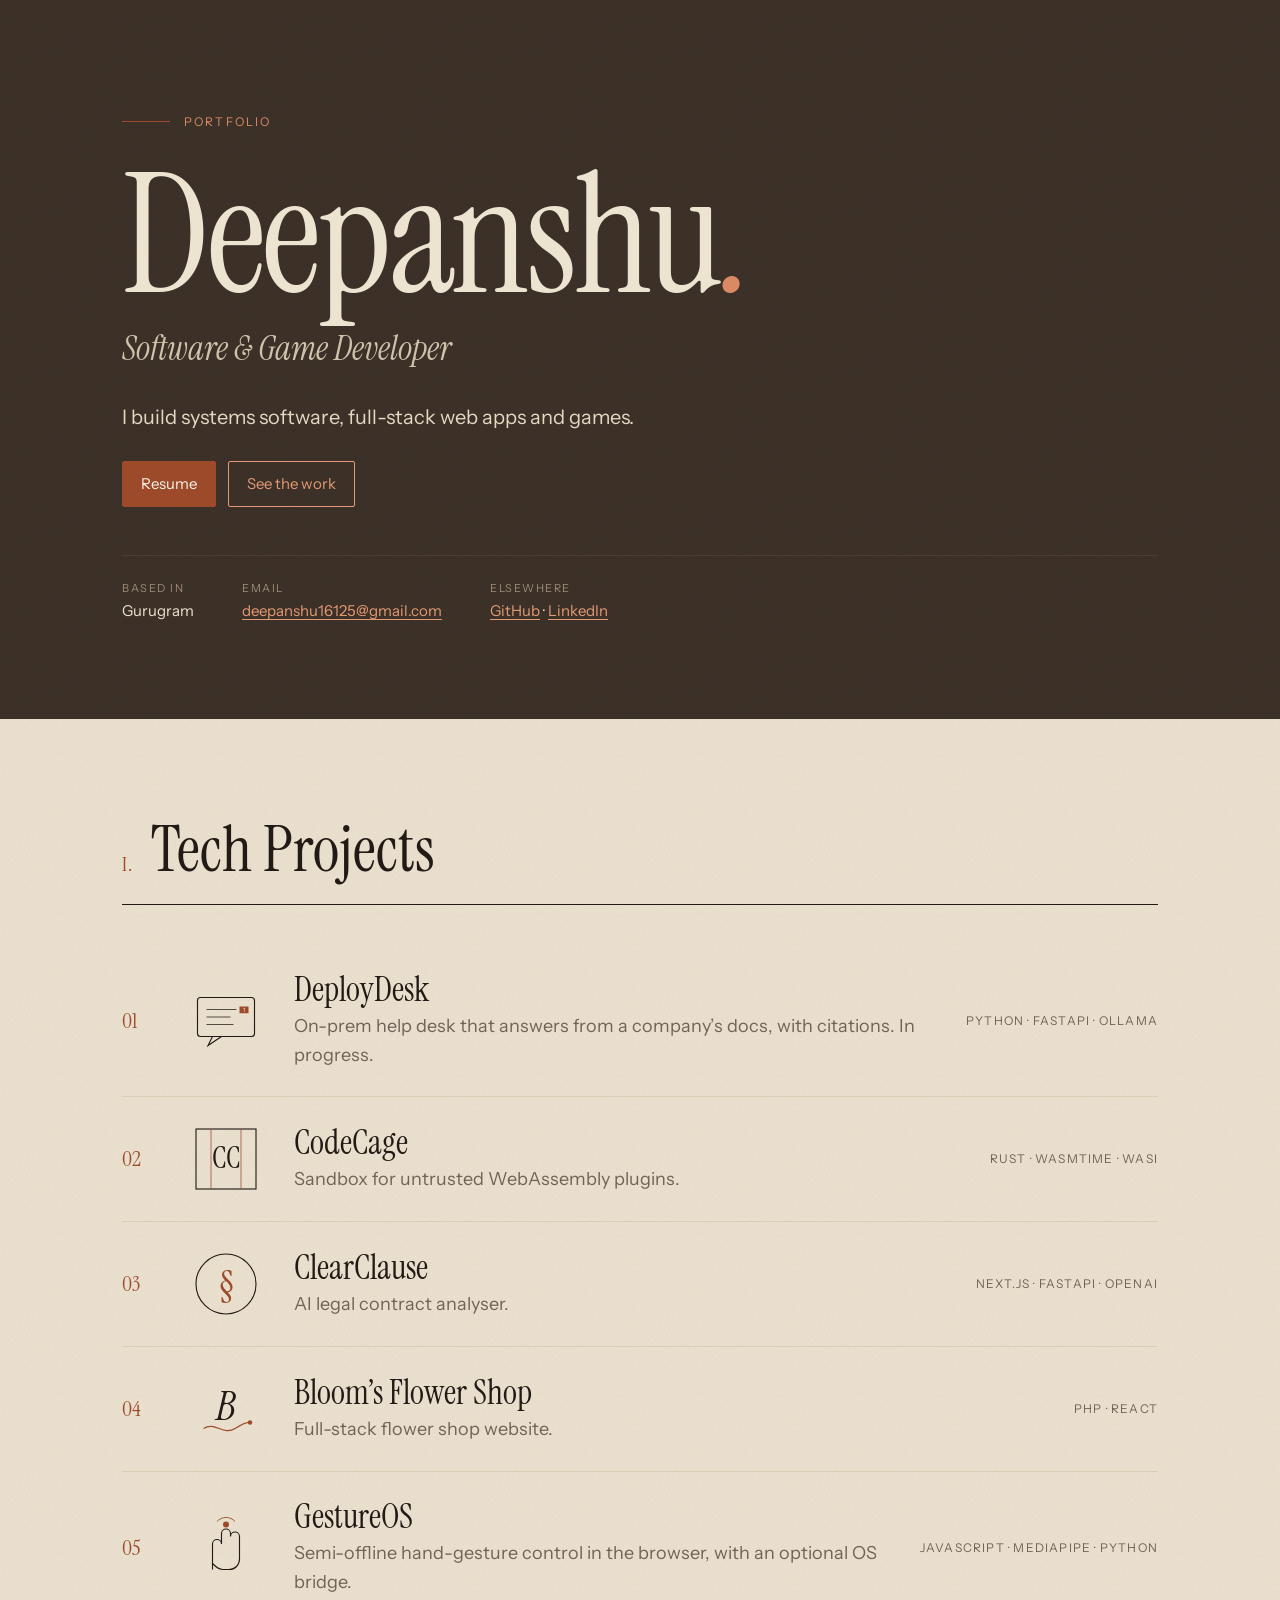
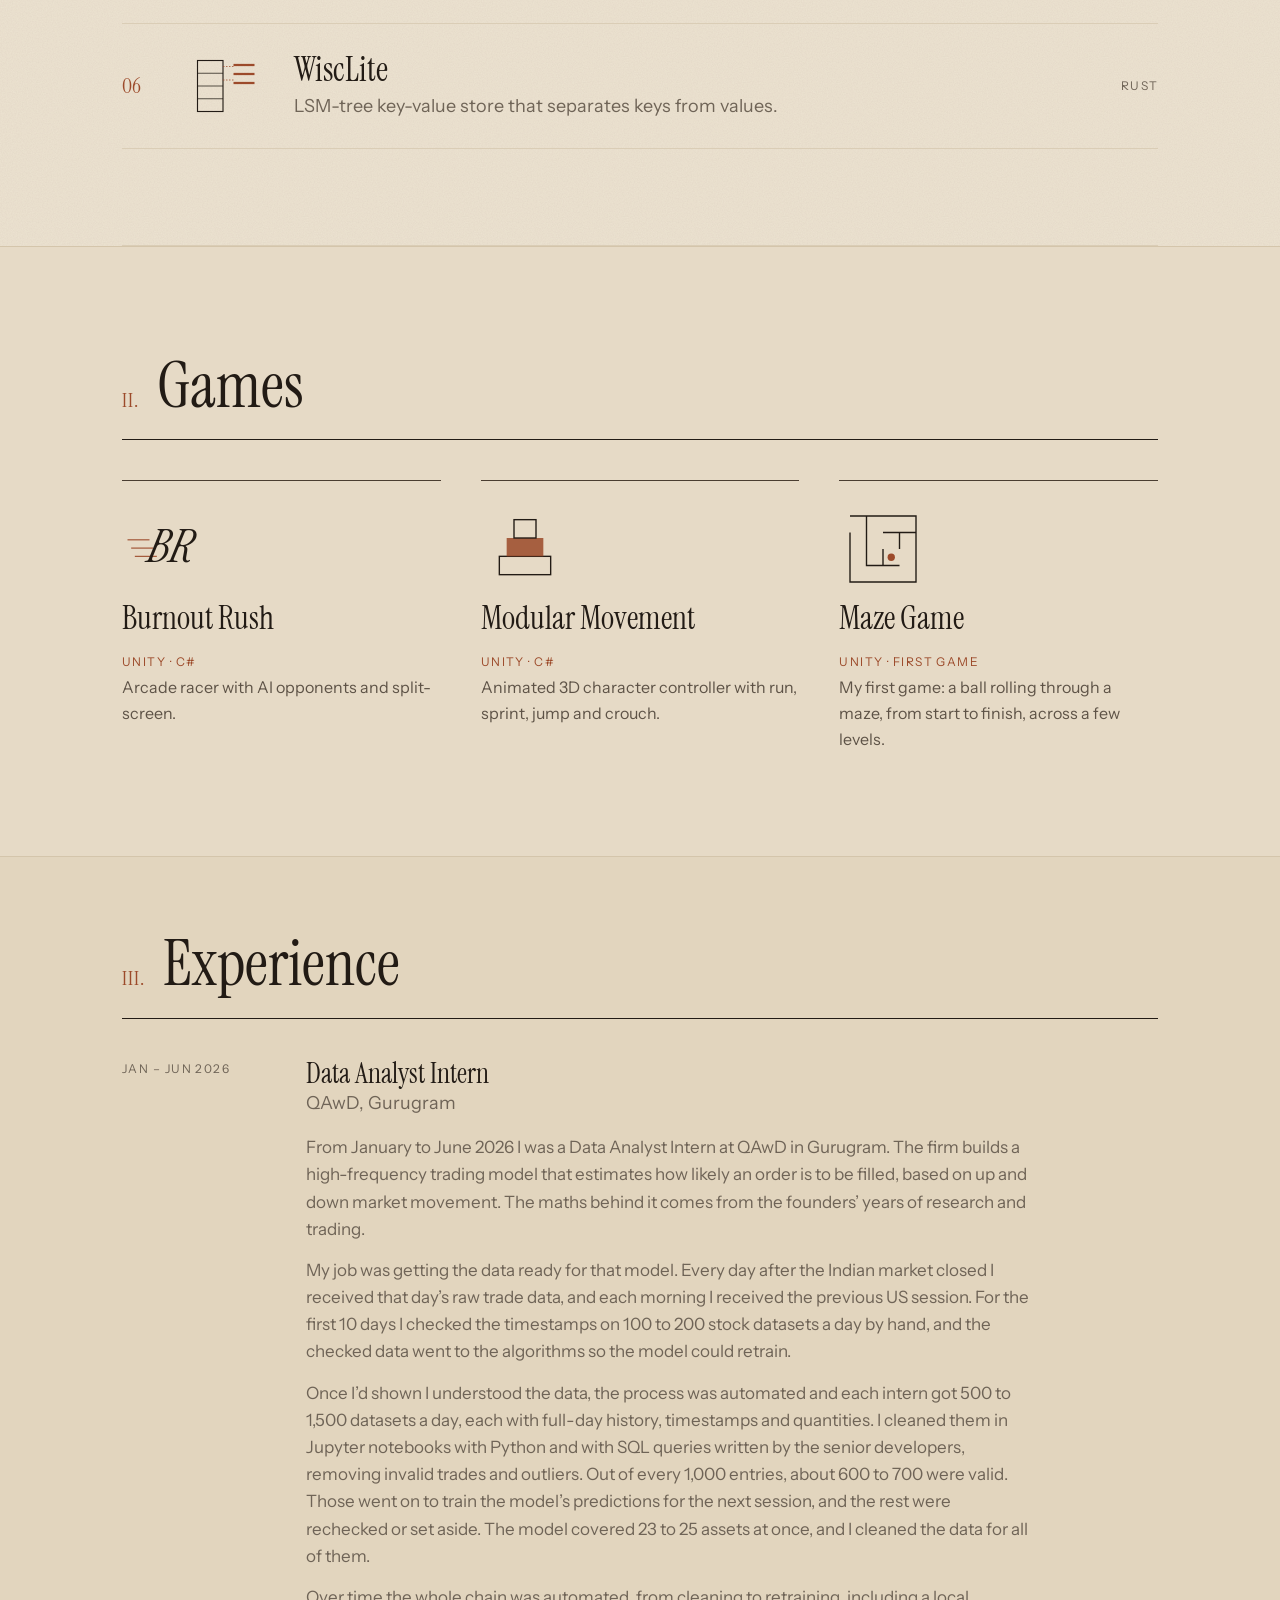
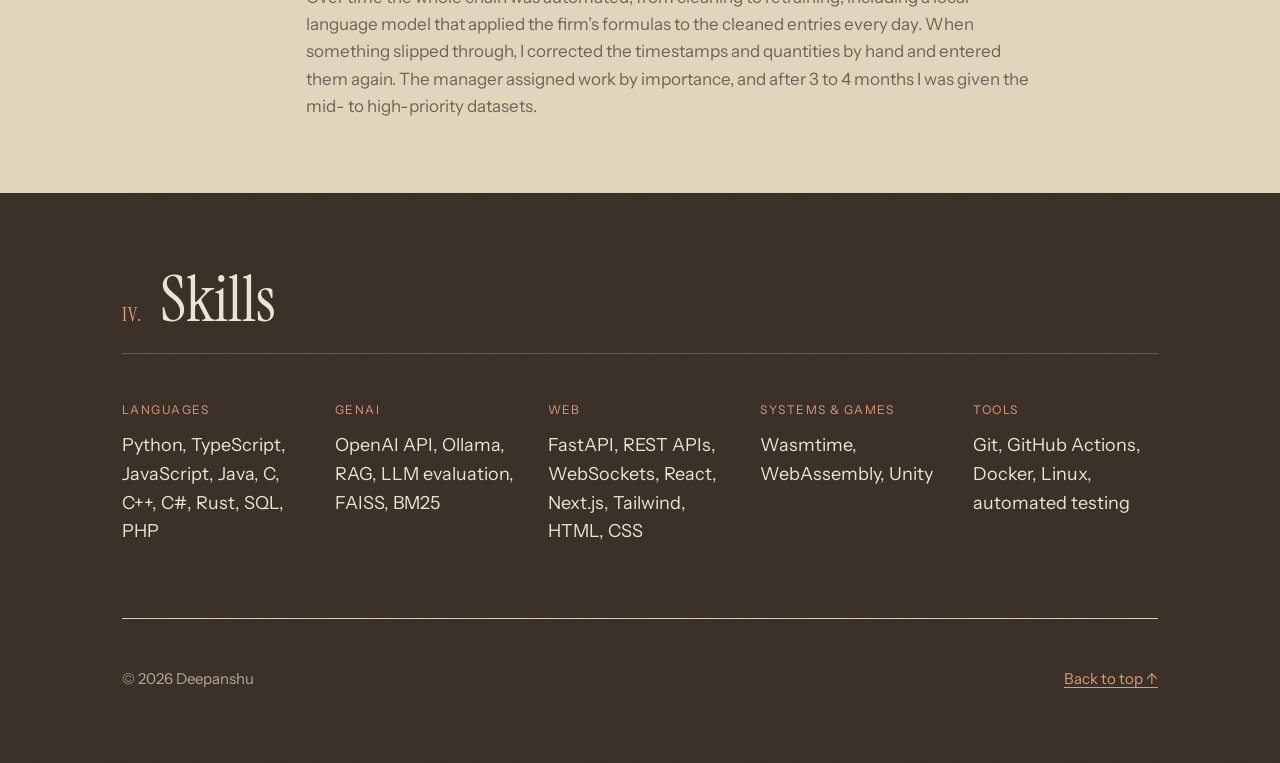
<file: index.html>
<!doctype html><html lang="en"><head><meta charset="utf-8"><meta name="viewport" content="width=device-width,initial-scale=1">
<title>Deepanshu &mdash; Software &amp; Game Developer</title><meta name="description" content="Deepanshu builds systems software, full-stack web apps and games.">
<link rel="preconnect" href="https://fonts.googleapis.com"><link rel="preconnect" href="https://fonts.gstatic.com" crossorigin>
<link href="https://fonts.googleapis.com/css2?family=Instrument+Sans:wght@400;600&family=Instrument+Serif:ital@0;1&display=swap" rel="stylesheet">
<link rel="stylesheet" href="style.css"></head><body id="top"><div class="band"><div class="wrap"><header class="hero"><div class="eyebrow">Portfolio</div><h1>Deepanshu<em>.</em></h1><div class="role">Software &amp; Game Developer</div>
<p>I build systems software, full-stack web apps and games.</p>
<div class="cta"><a class="btn solid" href="resume.pdf?v=15">Resume</a><a class="btn" href="#tech">See the work</a></div>
<div class="meta"><span><b>Based in</b>Gurugram</span><span><b>Email</b><a href="mailto:deepanshu16125@gmail.com">deepanshu16125@gmail.com</a></span><span><b>Elsewhere</b><a href="https://github.com/Deepanshu16125">GitHub</a> &middot; <a href="https://linkedin.com/in/deepanshu-ab6a58332">LinkedIn</a></span></div></header></div></div>
<div class="wrap"><section id="tech"><div class="shead"><span class="label">I.</span><h2>Tech Projects</h2></div>
<ol class="list marks"><li><a href="projects/deploydesk.html"><span class="n">01</span><svg class="mark" viewBox="0 0 96 96" aria-hidden="true"><rect x="10" y="18" width="76" height="52" rx="4" fill="none" stroke="#221B15" stroke-width="1.5"/><path d="M30 70l-6 12 18-12" fill="none" stroke="#221B15" stroke-width="1.5"/><line x1="22" y1="34" x2="62" y2="34" stroke="#221B15" stroke-width="1"/><line x1="22" y1="44" x2="54" y2="44" stroke="#221B15" stroke-width="1"/><line x1="22" y1="54" x2="58" y2="54" stroke="#221B15" stroke-width="1"/><rect x="66" y="30" width="12" height="9" fill="#9C4A2A"/><text x="72" y="37.5" text-anchor="middle" font-family="Instrument Sans,sans-serif" font-size="8" fill="#F6F0E4">1</text></svg><div><h3>DeployDesk</h3><p>On-prem help desk that answers from a company&rsquo;s docs, with citations. In progress.</p></div><span class="stack">Python &middot; FastAPI &middot; Ollama</span></a></li><li><a href="projects/codecage.html"><span class="n">02</span><svg class="mark" viewBox="0 0 96 96" aria-hidden="true"><rect x="8" y="8" width="80" height="80" fill="none" stroke="#221B15" stroke-width="1.5"/><line x1="28" y1="8" x2="28" y2="88" stroke="#9C4A2A" stroke-width="1"/><line x1="68" y1="8" x2="68" y2="88" stroke="#9C4A2A" stroke-width="1"/><text x="48" y="60" text-anchor="middle" font-family="Instrument Serif,serif" font-size="40" fill="#221B15">CC</text></svg><div><h3>CodeCage</h3><p>Sandbox for untrusted WebAssembly plugins.</p></div><span class="stack">Rust &middot; Wasmtime &middot; WASI</span></a></li><li><a href="projects/clearclause.html"><span class="n">03</span><svg class="mark" viewBox="0 0 96 96" aria-hidden="true"><circle cx="48" cy="48" r="40" fill="none" stroke="#221B15" stroke-width="1.5"/><text x="48" y="66" text-anchor="middle" font-family="Instrument Serif,serif" font-size="52" fill="#9C4A2A">§</text></svg><div><h3>ClearClause</h3><p>AI legal contract analyser.</p></div><span class="stack">Next.js &middot; FastAPI &middot; OpenAI</span></a></li><li><a href="projects/blooms.html"><span class="n">04</span><svg class="mark" viewBox="0 0 96 96" aria-hidden="true"><text x="48" y="62" text-anchor="middle" font-family="Instrument Serif,serif" font-style="italic" font-size="54" fill="#221B15">B</text><path d="M18 74 C34 64 44 84 60 74 S80 66 80 66" fill="none" stroke="#9C4A2A" stroke-width="1.5"/><circle cx="80" cy="66" r="3" fill="#9C4A2A"/></svg><div><h3>Bloom&rsquo;s Flower Shop</h3><p>Full-stack flower shop website.</p></div><span class="stack">PHP &middot; React</span></a></li><li><a href="projects/gestureos.html"><span class="n">05</span><svg class="mark" viewBox="0 0 96 96" aria-hidden="true"><path d="M30 78V44a6 6 0 0 1 12 0V30a6 6 0 0 1 12 0v4a6 6 0 0 1 12 0v30c0 8-6 14-14 14H44c-6 0-10-4-14-8" fill="none" stroke="#221B15" stroke-width="1.5"/><circle cx="48" cy="18" r="4" fill="#9C4A2A"/><path d="M36 14a16 16 0 0 1 24 0" fill="none" stroke="#9C4A2A" stroke-width="1.2"/></svg><div><h3>GestureOS</h3><p>Semi-offline hand-gesture control in the browser, with an optional OS bridge.</p></div><span class="stack">JavaScript &middot; MediaPipe &middot; Python</span></a></li><li><a href="projects/wisclite.html"><span class="n">06</span><svg class="mark" viewBox="0 0 96 96" aria-hidden="true"><rect x="10" y="14" width="34" height="68" fill="none" stroke="#221B15" stroke-width="1.5"/><line x1="10" y1="31" x2="44" y2="31" stroke="#221B15" stroke-width="1"/><line x1="10" y1="48" x2="44" y2="48" stroke="#221B15" stroke-width="1"/><line x1="10" y1="65" x2="44" y2="65" stroke="#221B15" stroke-width="1"/><line x1="58" y1="20" x2="86" y2="20" stroke="#9C4A2A" stroke-width="3"/><line x1="58" y1="32" x2="86" y2="32" stroke="#9C4A2A" stroke-width="3"/><line x1="58" y1="44" x2="86" y2="44" stroke="#9C4A2A" stroke-width="3"/><path d="M44 22H58M44 40H58" fill="none" stroke="#9C4A2A" stroke-width="1" stroke-dasharray="2 2"/></svg><div><h3>WiscLite</h3><p>LSM-tree key-value store that separates keys from values.</p></div><span class="stack">Rust</span></a></li></ol>
</section></div>
<div class="gband"><div class="wrap"><section class="games" id="games" style="border:0"><div class="shead"><span class="label">II.</span><h2>Games</h2></div><div class="gcards">
<a class="gcard" href="projects/burnout-rush.html"><svg class="mark" viewBox="0 0 96 96" aria-hidden="true"><line x1="6" y1="38" x2="30" y2="38" stroke="#9C4A2A" stroke-width="1.2"/><line x1="10" y1="47" x2="34" y2="47" stroke="#9C4A2A" stroke-width="1.2"/><line x1="14" y1="56" x2="38" y2="56" stroke="#9C4A2A" stroke-width="1.2"/><text x="62" y="62" text-anchor="middle" font-family="Instrument Serif,serif" font-style="italic" font-size="50" fill="#221B15" transform="skewX(-10)">BR</text></svg><h3>Burnout Rush</h3><span class="label">Unity &middot; C#</span><p>Arcade racer with AI opponents and split-screen.</p></a>
<a class="gcard" href="projects/modular-movement.html"><svg class="mark" viewBox="0 0 96 96" aria-hidden="true"><rect x="20" y="56" width="56" height="20" fill="none" stroke="#221B15" stroke-width="1.5"/><rect x="28" y="36" width="40" height="20" fill="#9C4A2A" opacity=".85"/><rect x="36" y="16" width="24" height="20" fill="none" stroke="#221B15" stroke-width="1.5"/></svg><h3>Modular Movement</h3><span class="label">Unity &middot; C#</span><p>Animated 3D character controller with run, sprint, jump and crouch.</p></a>
<a class="gcard" href="projects/maze-game.html"><svg class="mark" viewBox="0 0 96 96" aria-hidden="true"><path d="M12 12H84V84H12V30 M30 12V66H66 M48 30H84 M30 84V84 M48 48V66 M66 30V48" fill="none" stroke="#221B15" stroke-width="1.5"/><circle cx="57" cy="57" r="4" fill="#9C4A2A"/></svg><h3>Maze Game</h3><span class="label">Unity &middot; First game</span><p>My first game: a ball rolling through a maze, from start to finish, across a few levels.</p></a>
</div></section></div></div>
<div class="alt"><div class="wrap"><section class="tight" id="experience"><div class="shead"><span class="label">III.</span><h2>Experience</h2></div>
<div class="row"><span class="label muted">Jan &ndash; Jun 2026</span><div><h3>Data Analyst Intern</h3><span class="muted">QAwD, Gurugram</span>
<p>From January to June 2026 I was a Data Analyst Intern at QAwD in Gurugram. The firm builds a high-frequency trading model that estimates how likely an order is to be filled, based on up and down market movement. The maths behind it comes from the founders&rsquo; years of research and trading.</p>
<p>My job was getting the data ready for that model. Every day after the Indian market closed I received that day&rsquo;s raw trade data, and each morning I received the previous US session. For the first 10 days I checked the timestamps on 100 to 200 stock datasets a day by hand, and the checked data went to the algorithms so the model could retrain.</p>
<p>Once I&rsquo;d shown I understood the data, the process was automated and each intern got 500 to 1,500 datasets a day, each with full-day history, timestamps and quantities. I cleaned them in Jupyter notebooks with Python and with SQL queries written by the senior developers, removing invalid trades and outliers. Out of every 1,000 entries, about 600 to 700 were valid. Those went on to train the model&rsquo;s predictions for the next session, and the rest were rechecked or set aside. The model covered 23 to 25 assets at once, and I cleaned the data for all of them.</p>
<p>Over time the whole chain was automated, from cleaning to retraining, including a local language model that applied the firm&rsquo;s formulas to the cleaned entries every day. When something slipped through, I corrected the timestamps and quantities by hand and entered them again. The manager assigned work by importance, and after 3 to 4 months I was given the mid- to high-priority datasets.</p>
</div></div></section>
</div></div><div class="band sk"><div class="wrap"><section class="tight" id="skills"><div class="shead"><span class="label">IV.</span><h2>Skills</h2></div><div class="skills">
<div><span class="label">Languages</span><p>Python, TypeScript, JavaScript, Java, C, C++, C#, Rust, SQL, PHP</p></div>
<div><span class="label">GenAI</span><p>OpenAI API, Ollama, RAG, LLM evaluation, FAISS, BM25</p></div>
<div><span class="label">Web</span><p>FastAPI, REST APIs, WebSockets, React, Next.js, Tailwind, HTML, CSS</p></div>
<div><span class="label">Systems &amp; Games</span><p>Wasmtime, WebAssembly, Unity</p></div>
<div><span class="label">Tools</span><p>Git, GitHub Actions, Docker, Linux, automated testing</p></div></div></section>
<footer><span>&copy; 2026 Deepanshu</span><span><a href="#top">Back to top &uarr;</a></span></footer></div></div></body></html>
</file>
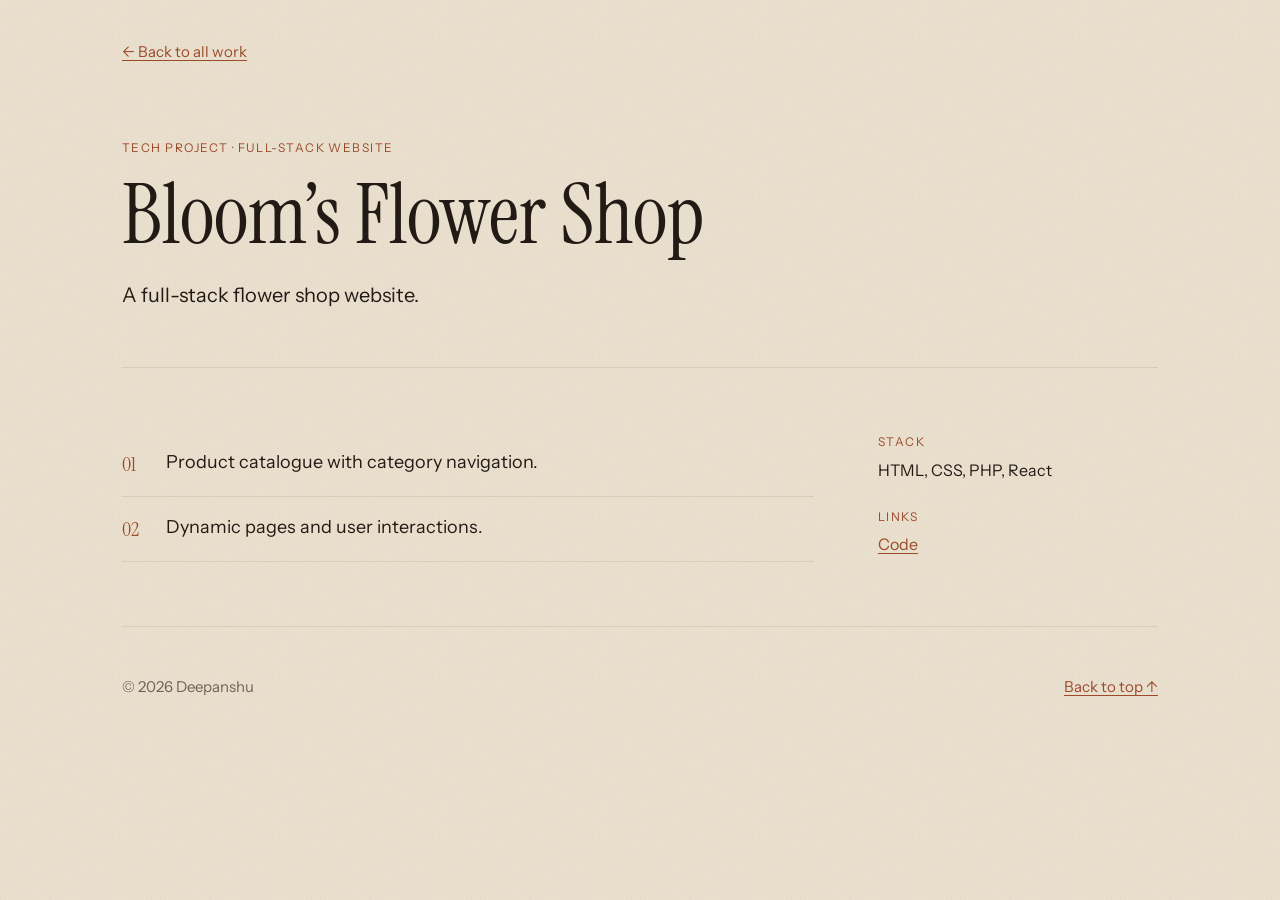
<file: projects/blooms.html>
<!doctype html><html lang="en"><head><meta charset="utf-8"><meta name="viewport" content="width=device-width,initial-scale=1">
<title>Bloom&rsquo;s Flower Shop &mdash; Deepanshu</title><meta name="description" content="A full-stack flower shop website.">
<link rel="preconnect" href="https://fonts.googleapis.com"><link rel="preconnect" href="https://fonts.gstatic.com" crossorigin>
<link href="https://fonts.googleapis.com/css2?family=Instrument+Sans:wght@400;600&family=Instrument+Serif:ital@0;1&display=swap" rel="stylesheet">
<link rel="stylesheet" href="../style.css"></head><body><div class="wrap"><a class="back" href="../index.html">&larr; Back to all work</a><header class="phead"><div class="label">Tech project &middot; Full-stack website</div><h1>Bloom&rsquo;s Flower Shop</h1><p>A full-stack flower shop website.</p></header><div class="body"><div><ol class="points"><li><span>Product catalogue with category navigation.</span></li><li><span>Dynamic pages and user interactions.</span></li></ol></div><aside><dl><dt>Stack</dt><dd>HTML, CSS, PHP, React</dd><dt>Links</dt><dd><a href="https://github.com/Deepanshu16125/Blooms-flower-shop">Code</a></dd></dl></aside></div></div><div class="wrap"><footer><span>&copy; 2026 Deepanshu</span><span><a href="#">Back to top &uarr;</a></span></footer></div></body></html>
</file>
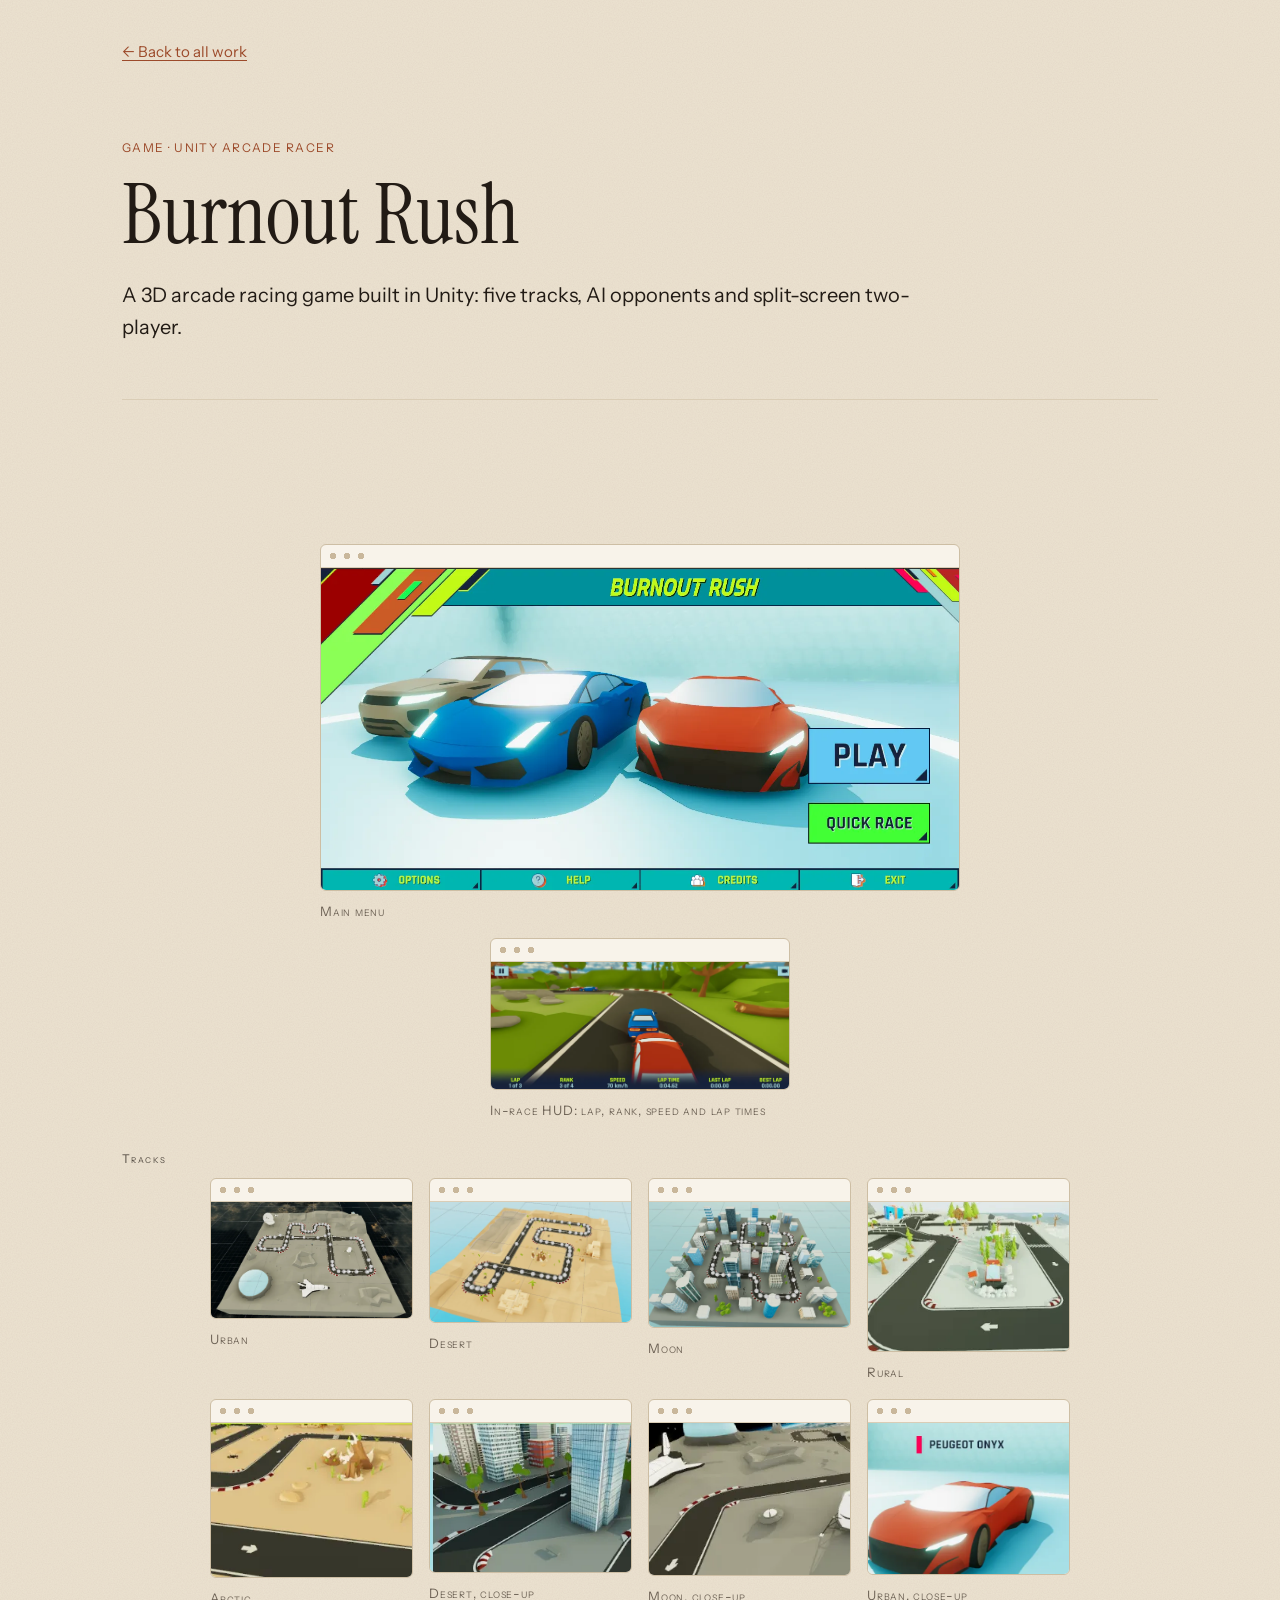
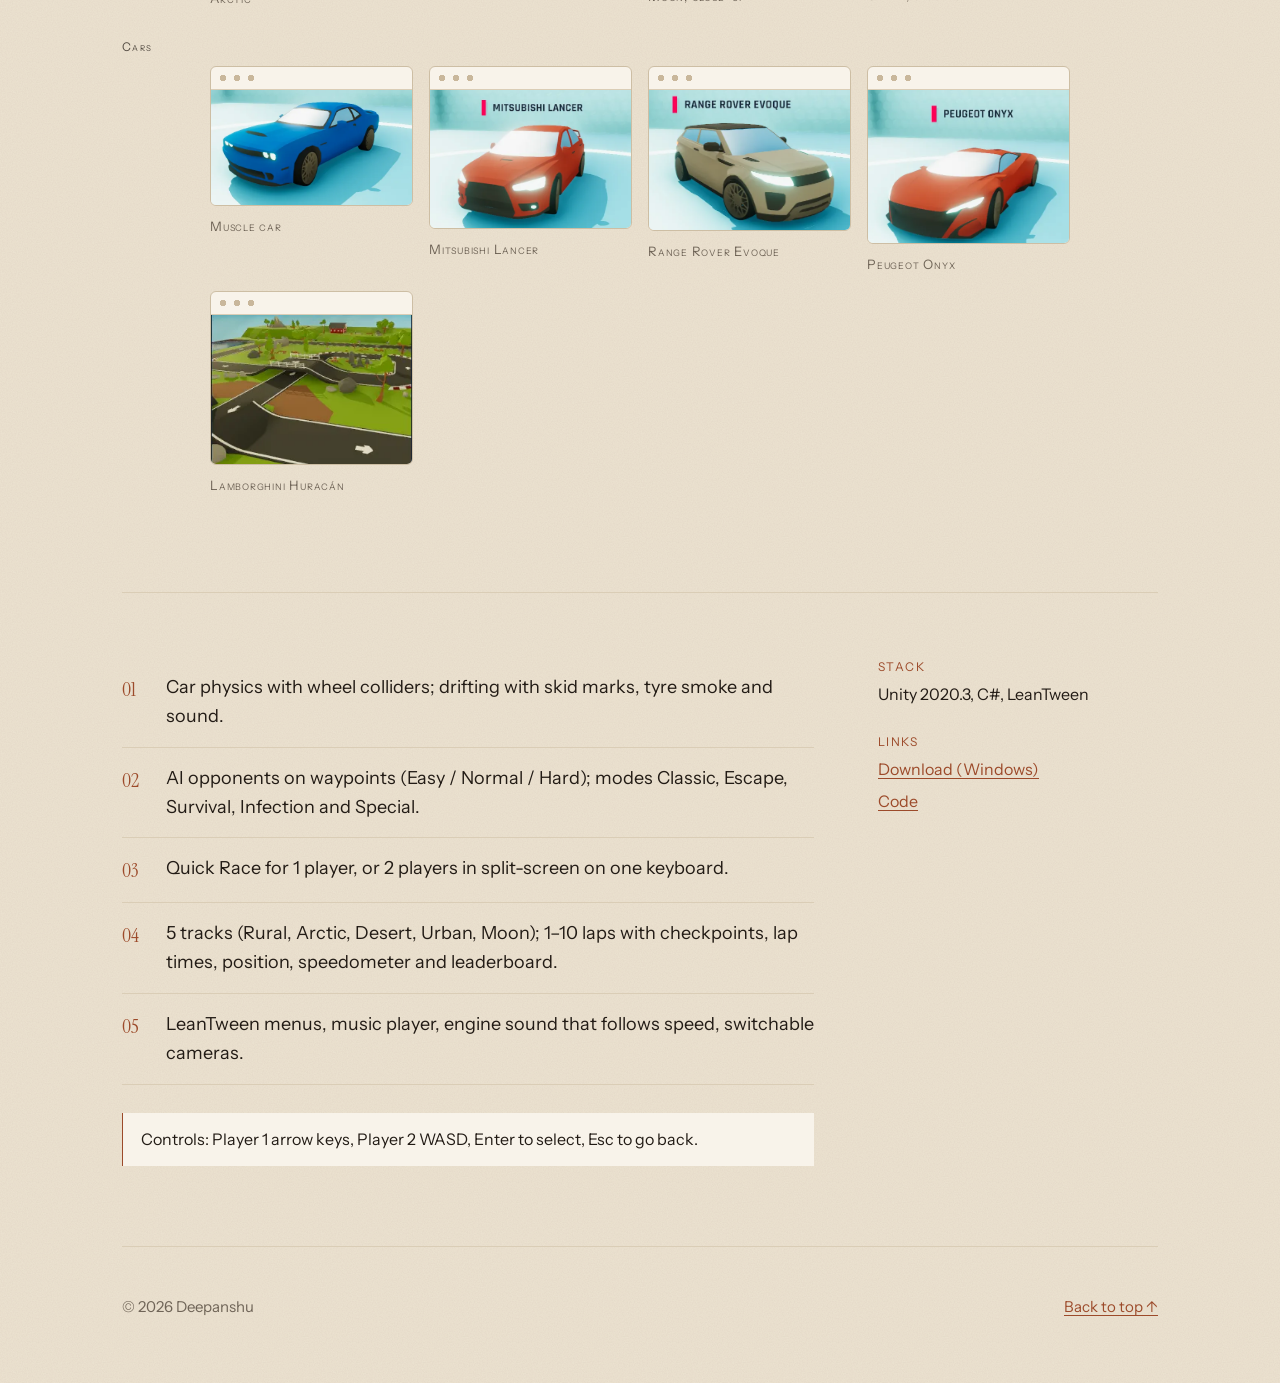
<file: projects/burnout-rush.html>
<!doctype html><html lang="en"><head><meta charset="utf-8"><meta name="viewport" content="width=device-width,initial-scale=1">
<title>Burnout Rush &mdash; Deepanshu</title><meta name="description" content="A 3D arcade racing game built in Unity: five tracks, AI opponents and split-screen two-player.">
<link rel="preconnect" href="https://fonts.googleapis.com"><link rel="preconnect" href="https://fonts.gstatic.com" crossorigin>
<link href="https://fonts.googleapis.com/css2?family=Instrument+Sans:wght@400;600&family=Instrument+Serif:ital@0;1&display=swap" rel="stylesheet">
<link rel="stylesheet" href="../style.css"><style>.brs{max-width:640px;margin:48px auto 0}.brh,.brg{max-width:860px;margin-left:auto;margin-right:auto}.brs .pfig figcaption,.brg figcaption{font-variant:small-caps;letter-spacing:.06em}.brh{font-variant:small-caps;letter-spacing:.12em;font-size:12px;margin:28px 0 10px;opacity:.75}.brg{display:grid;grid-template-columns:repeat(auto-fill,minmax(200px,1fr));gap:16px;max-width:860px}.brg img,.brs img{display:block;width:100%;height:auto}@media(max-width:600px){.brg{grid-template-columns:1fr 1fr;gap:10px}}</style></head><body><div class="wrap"><a class="back" href="../index.html">&larr; Back to all work</a><header class="phead"><div class="label">Game &middot; Unity arcade racer</div><h1>Burnout Rush</h1><p>A 3D arcade racing game built in Unity: five tracks, AI opponents and split-screen two-player.</p></header><section class="brs-wrap"><div class="brs"><figure class="pfig" style="margin:0"><a class="frame" href="../assets/burnout-rush-1.webp"><img src="../assets/burnout-rush-1.webp" alt="Main menu"></a><figcaption>Main menu</figcaption></figure><div style="max-width:300px;margin:16px auto 0"><figure class="pfig" style="margin:0"><a class="frame" href="../assets/burnout-rush-2.webp"><img src="../assets/burnout-rush-2.webp" loading="lazy" alt="In-race HUD: lap, rank, speed and lap times"></a><figcaption>In-race HUD: lap, rank, speed and lap times</figcaption></figure></div></div><div class="brh">Tracks</div><div class="brg"><figure class="pfig" style="margin:0"><a class="frame" href="../assets/burnout-rush-3.webp"><img src="../assets/burnout-rush-3.webp" loading="lazy" alt="Urban"></a><figcaption>Urban</figcaption></figure><figure class="pfig" style="margin:0"><a class="frame" href="../assets/burnout-rush-4.webp"><img src="../assets/burnout-rush-4.webp" loading="lazy" alt="Desert"></a><figcaption>Desert</figcaption></figure><figure class="pfig" style="margin:0"><a class="frame" href="../assets/burnout-rush-5.webp"><img src="../assets/burnout-rush-5.webp" loading="lazy" alt="Moon"></a><figcaption>Moon</figcaption></figure><figure class="pfig" style="margin:0"><a class="frame" href="../assets/burnout-rush-12.webp"><img src="../assets/burnout-rush-12.webp" loading="lazy" alt="Rural"></a><figcaption>Rural</figcaption></figure><figure class="pfig" style="margin:0"><a class="frame" href="../assets/burnout-rush-13.webp"><img src="../assets/burnout-rush-13.webp" loading="lazy" alt="Arctic"></a><figcaption>Arctic</figcaption></figure><figure class="pfig" style="margin:0"><a class="frame" href="../assets/burnout-rush-14.webp"><img src="../assets/burnout-rush-14.webp" loading="lazy" alt="Desert, close-up"></a><figcaption>Desert, close-up</figcaption></figure><figure class="pfig" style="margin:0"><a class="frame" href="../assets/burnout-rush-15.webp"><img src="../assets/burnout-rush-15.webp" loading="lazy" alt="Moon, close-up"></a><figcaption>Moon, close-up</figcaption></figure><figure class="pfig" style="margin:0"><a class="frame" href="../assets/burnout-rush-16.webp"><img src="../assets/burnout-rush-16.webp" loading="lazy" alt="Urban, close-up"></a><figcaption>Urban, close-up</figcaption></figure></div><div class="brh">Cars</div><div class="brg"><figure class="pfig" style="margin:0"><a class="frame" href="../assets/burnout-rush-6.webp"><img src="../assets/burnout-rush-6.webp" loading="lazy" alt="Muscle car"></a><figcaption>Muscle car</figcaption></figure><figure class="pfig" style="margin:0"><a class="frame" href="../assets/burnout-rush-7.webp"><img src="../assets/burnout-rush-7.webp" loading="lazy" alt="Mitsubishi Lancer"></a><figcaption>Mitsubishi Lancer</figcaption></figure><figure class="pfig" style="margin:0"><a class="frame" href="../assets/burnout-rush-8.webp"><img src="../assets/burnout-rush-8.webp" loading="lazy" alt="Range Rover Evoque"></a><figcaption>Range Rover Evoque</figcaption></figure><figure class="pfig" style="margin:0"><a class="frame" href="../assets/burnout-rush-9.webp"><img src="../assets/burnout-rush-9.webp" loading="lazy" alt="Peugeot Onyx"></a><figcaption>Peugeot Onyx</figcaption></figure><figure class="pfig" style="margin:0"><a class="frame" href="../assets/burnout-rush-11.webp"><img src="../assets/burnout-rush-11.webp" loading="lazy" alt="Lamborghini Hurac&aacute;n"></a><figcaption>Lamborghini Hurac&aacute;n</figcaption></figure></div></section><div class="body"><div><ol class="points"><li><span>Car physics with wheel colliders; drifting with skid marks, tyre smoke and sound.</span></li><li><span>AI opponents on waypoints (Easy / Normal / Hard); modes Classic, Escape, Survival, Infection and Special.</span></li><li><span>Quick Race for 1 player, or 2 players in split-screen on one keyboard.</span></li><li><span>5 tracks (Rural, Arctic, Desert, Urban, Moon); 1&ndash;10 laps with checkpoints, lap times, position, speedometer and leaderboard.</span></li><li><span>LeanTween menus, music player, engine sound that follows speed, switchable cameras.</span></li></ol><p class="note">Controls: Player 1 arrow keys, Player 2 WASD, Enter to select, Esc to go back.</p></div><aside><dl><dt>Stack</dt><dd>Unity 2020.3, C#, LeanTween</dd><dt>Links</dt><dd><a href="https://github.com/Deepanshu16125/Burnout-Rush/releases/tag/v1.0">Download (Windows)</a></dd><dd><a href="https://github.com/Deepanshu16125/Burnout-Rush">Code</a></dd></dl></aside></div></div><div class="wrap"><footer><span>&copy; 2026 Deepanshu</span><span><a href="#">Back to top &uarr;</a></span></footer></div></body></html>
</file>
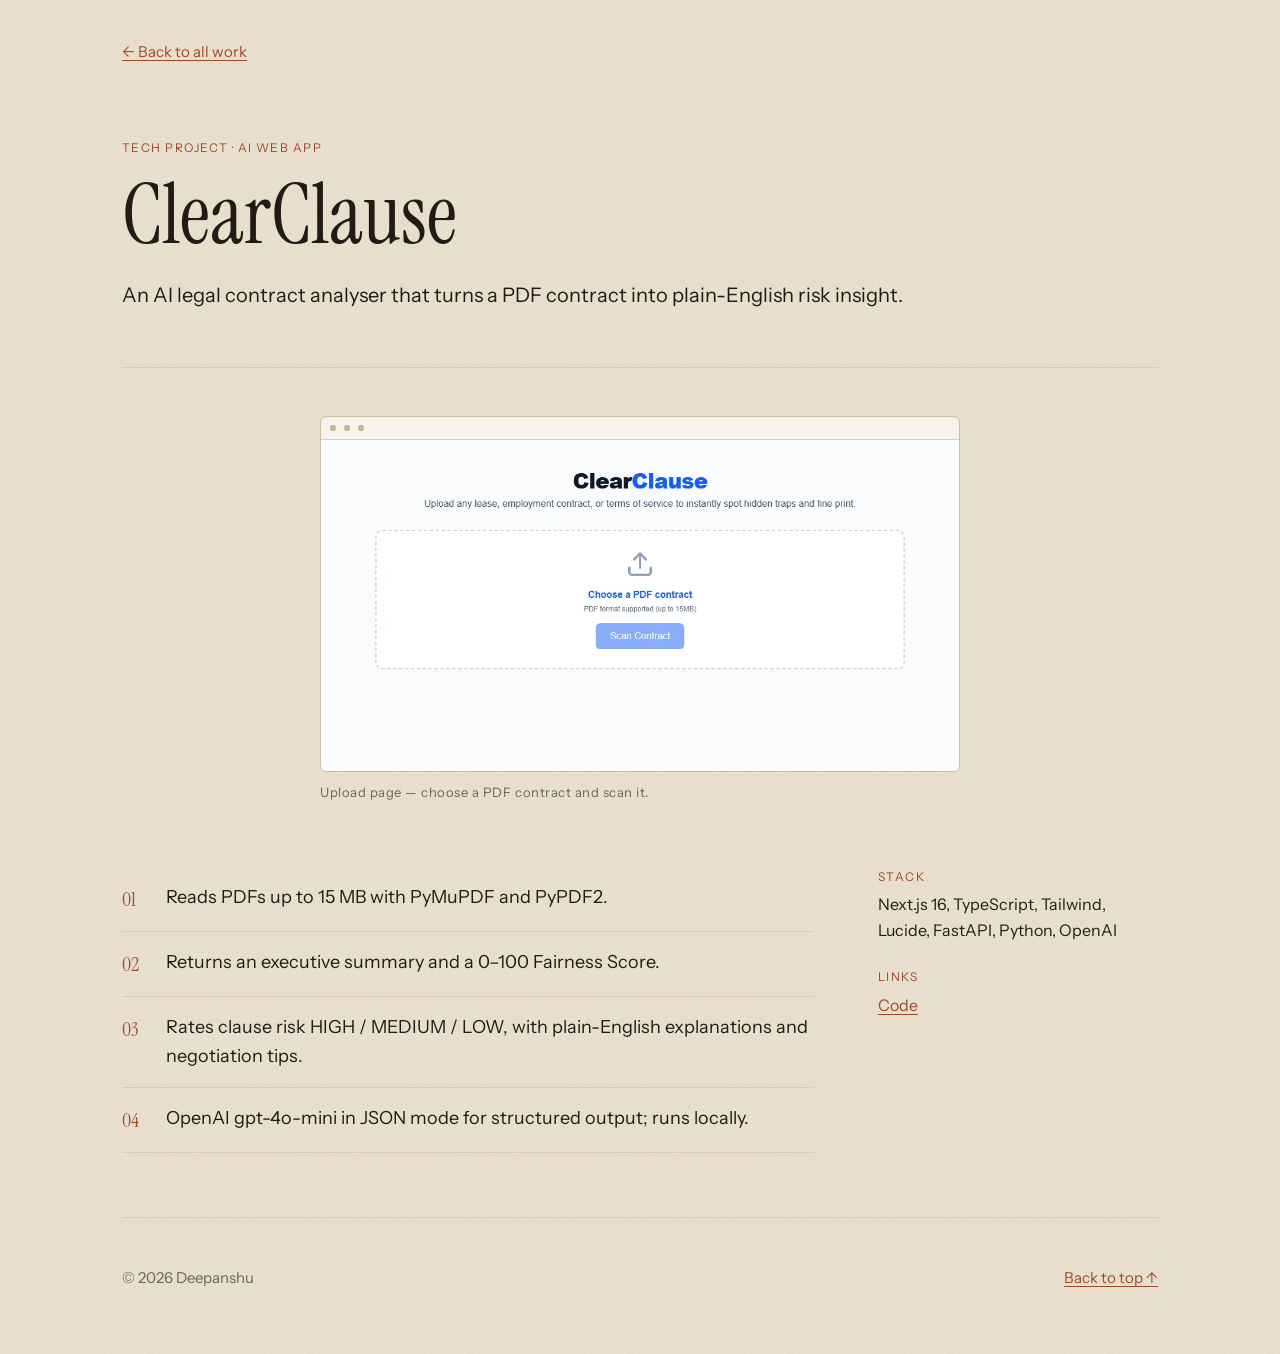
<file: projects/clearclause.html>
<!doctype html><html lang="en"><head><meta charset="utf-8"><meta name="viewport" content="width=device-width,initial-scale=1">
<title>ClearClause &mdash; Deepanshu</title><meta name="description" content="An AI legal contract analyser that turns a PDF contract into plain-English risk insight.">
<link rel="preconnect" href="https://fonts.googleapis.com"><link rel="preconnect" href="https://fonts.gstatic.com" crossorigin>
<link href="https://fonts.googleapis.com/css2?family=Instrument+Sans:wght@400;600&family=Instrument+Serif:ital@0;1&display=swap" rel="stylesheet">
<link rel="stylesheet" href="../style.css"></head><body><div class="wrap"><a class="back" href="../index.html">&larr; Back to all work</a><header class="phead"><div class="label">Tech project &middot; AI web app</div><h1>ClearClause</h1><p>An AI legal contract analyser that turns a PDF contract into plain-English risk insight.</p></header><figure class="pfig"><a class="frame" href="../assets/clearclause-upload.webp"><img src="../assets/clearclause-upload.webp" alt="Upload page &mdash; choose a PDF contract and scan it."></a><figcaption>Upload page &mdash; choose a PDF contract and scan it.</figcaption></figure><div class="body"><div><ol class="points"><li><span>Reads PDFs up to 15 MB with PyMuPDF and PyPDF2.</span></li><li><span>Returns an executive summary and a 0&ndash;100 Fairness Score.</span></li><li><span>Rates clause risk HIGH / MEDIUM / LOW, with plain-English explanations and negotiation tips.</span></li><li><span>OpenAI gpt-4o-mini in JSON mode for structured output; runs locally.</span></li></ol></div><aside><dl><dt>Stack</dt><dd>Next.js 16, TypeScript, Tailwind, Lucide, FastAPI, Python, OpenAI</dd><dt>Links</dt><dd><a href="https://github.com/Deepanshu16125/clearclause-frontend">Code</a></dd></dl></aside></div></div><div class="wrap"><footer><span>&copy; 2026 Deepanshu</span><span><a href="#">Back to top &uarr;</a></span></footer></div></body></html>
</file>
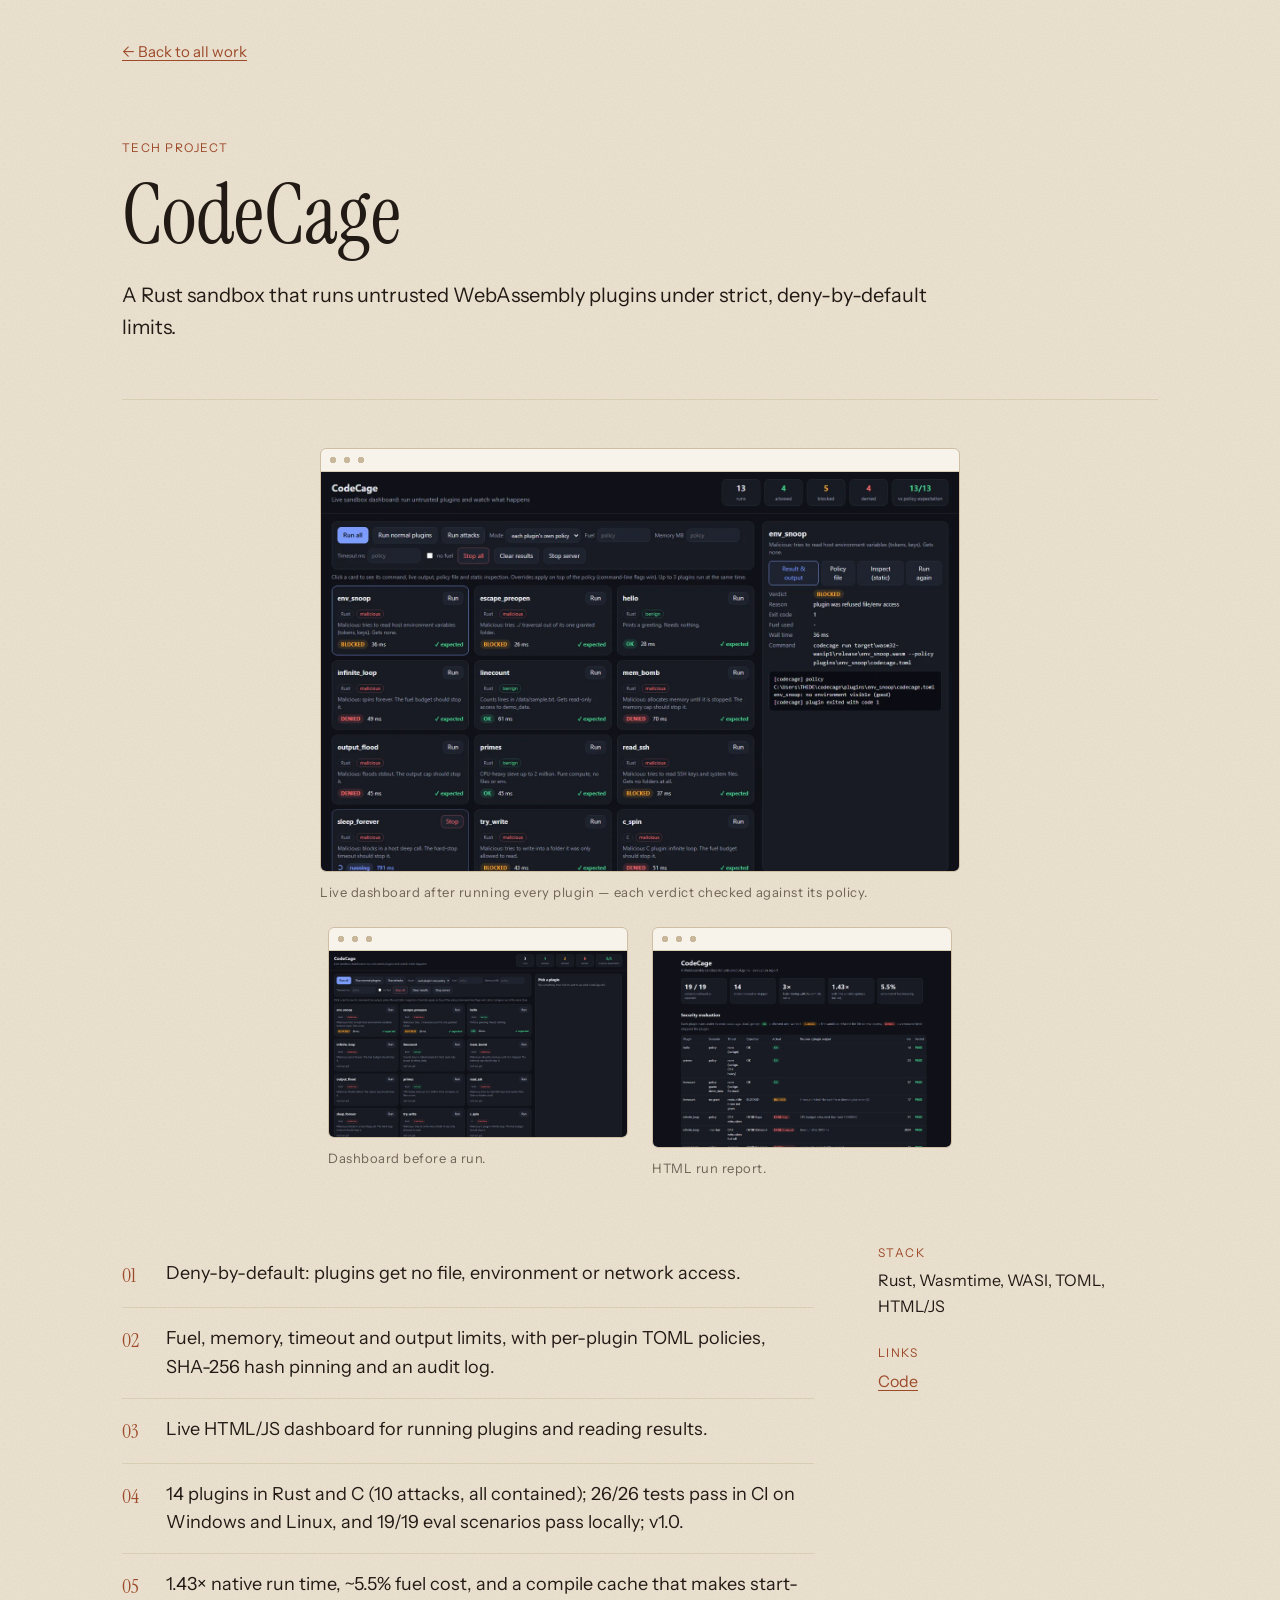
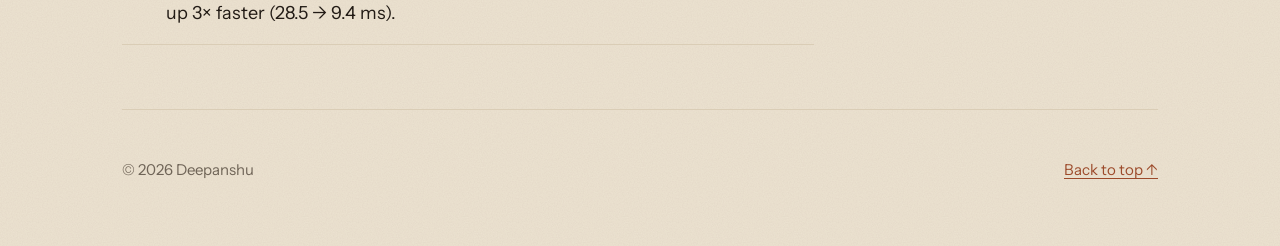
<file: projects/codecage.html>
<!doctype html><html lang="en"><head><meta charset="utf-8"><meta name="viewport" content="width=device-width,initial-scale=1">
<title>CodeCage &mdash; Deepanshu</title><meta name="description" content="A Rust sandbox that runs untrusted WebAssembly plugins under strict, deny-by-default limits.">
<link rel="preconnect" href="https://fonts.googleapis.com"><link rel="preconnect" href="https://fonts.gstatic.com" crossorigin>
<link href="https://fonts.googleapis.com/css2?family=Instrument+Sans:wght@400;600&family=Instrument+Serif:ital@0;1&display=swap" rel="stylesheet">
<link rel="stylesheet" href="../style.css"></head><body><div class="wrap"><a class="back" href="../index.html">&larr; Back to all work</a><header class="phead"><div class="label">Tech project</div><h1>CodeCage</h1><p>A Rust sandbox that runs untrusted WebAssembly plugins under strict, deny-by-default limits.</p></header><figure class="pfig"><a class="frame" href="../assets/codecage-dashboard.webp"><img src="../assets/codecage-dashboard.webp" alt="Live dashboard after running every plugin &mdash; each verdict checked against its policy."></a><figcaption>Live dashboard after running every plugin &mdash; each verdict checked against its policy.</figcaption></figure><div class="gallery"><figure class="pfig" style="margin:0"><a class="frame" href="../assets/codecage-idle.webp"><img src="../assets/codecage-idle.webp" loading="lazy" alt="Dashboard before a run."></a><figcaption>Dashboard before a run.</figcaption></figure><figure class="pfig" style="margin:0"><a class="frame" href="../assets/codecage-report.webp"><img src="../assets/codecage-report.webp" loading="lazy" alt="HTML run report."></a><figcaption>HTML run report.</figcaption></figure></div><div class="body"><div><ol class="points"><li><span>Deny-by-default: plugins get no file, environment or network access.</span></li><li><span>Fuel, memory, timeout and output limits, with per-plugin TOML policies, SHA-256 hash pinning and an audit log.</span></li><li><span>Live HTML/JS dashboard for running plugins and reading results.</span></li><li><span>14 plugins in Rust and C (10 attacks, all contained); 26/26 tests pass in CI on Windows and Linux, and 19/19 eval scenarios pass locally; v1.0.</span></li><li><span>1.43&times; native run time, ~5.5% fuel cost, and a compile cache that makes start-up 3&times; faster (28.5 &rarr; 9.4 ms).</span></li></ol></div><aside><dl><dt>Stack</dt><dd>Rust, Wasmtime, WASI, TOML, HTML/JS</dd><dt>Links</dt><dd><a href="https://github.com/Deepanshu16125/codecage">Code</a></dd></dl></aside></div></div><div class="wrap"><footer><span>&copy; 2026 Deepanshu</span><span><a href="#">Back to top &uarr;</a></span></footer></div></body></html>
</file>
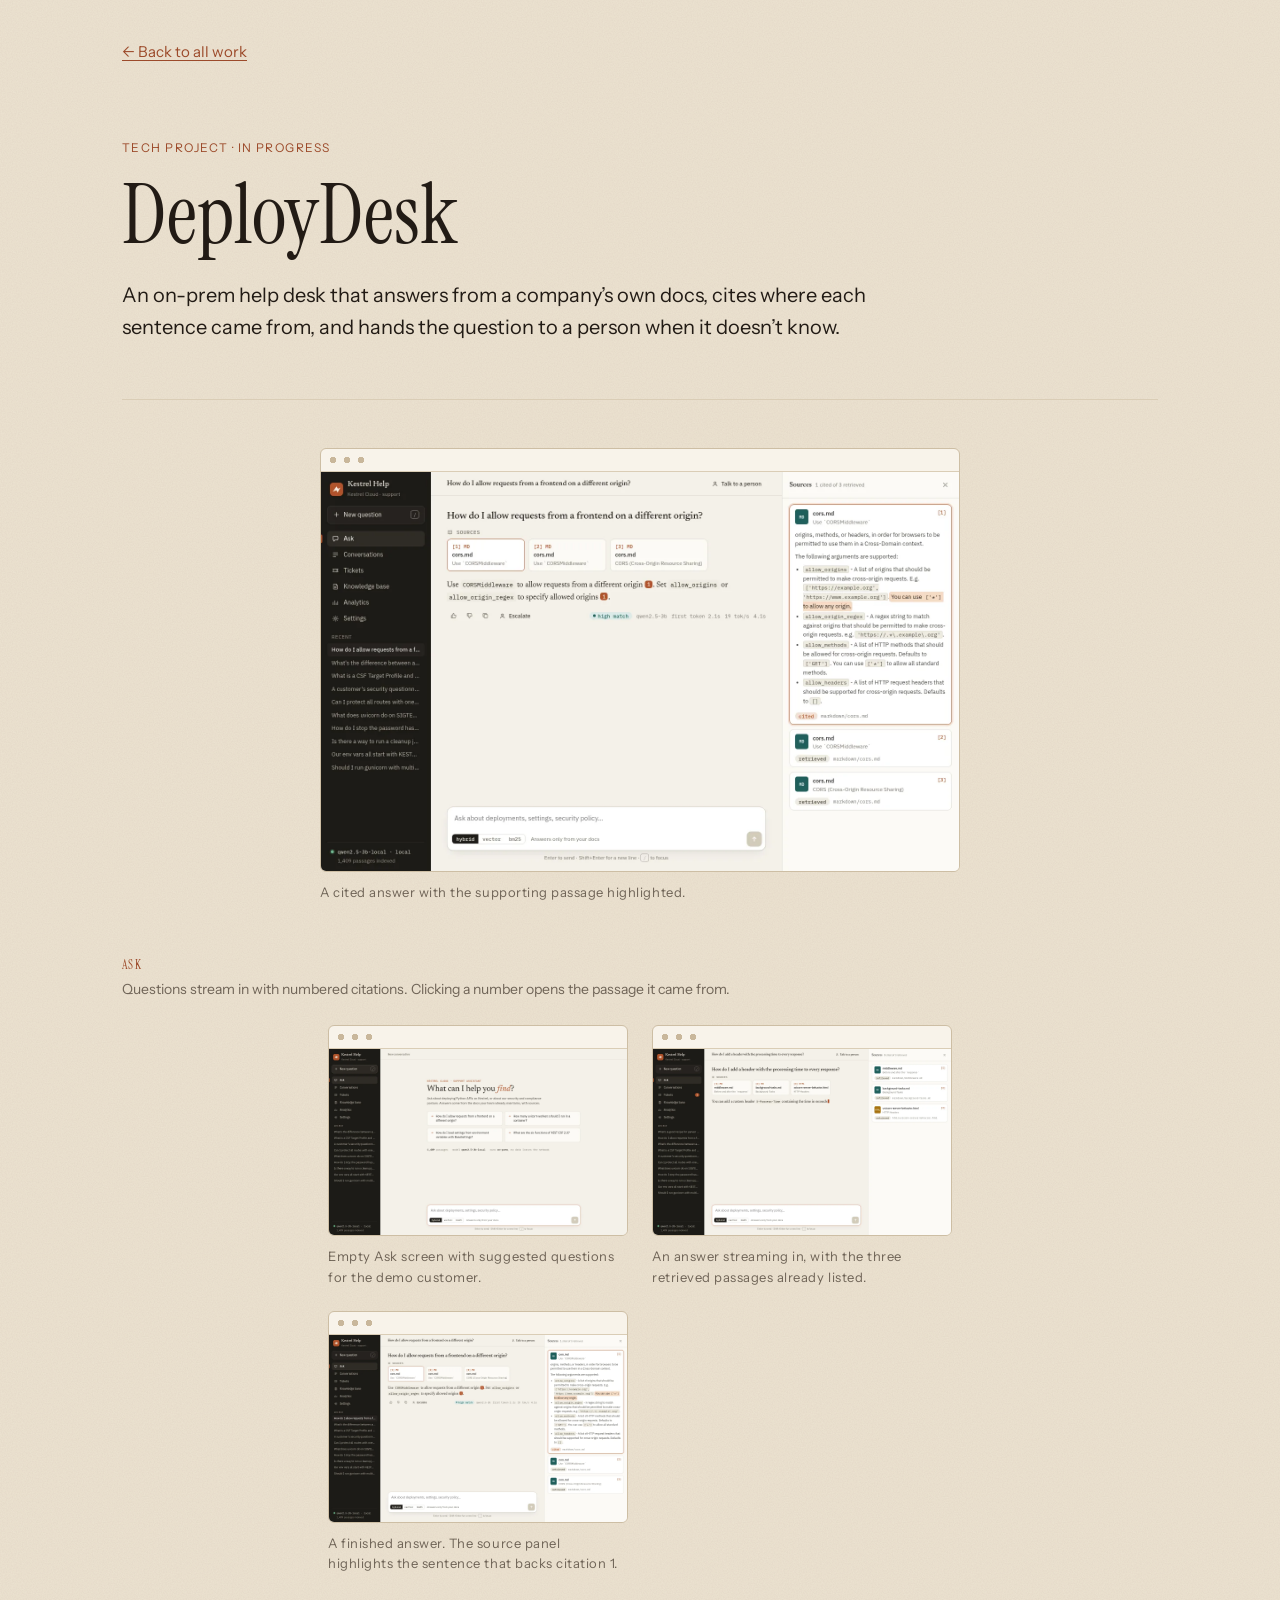
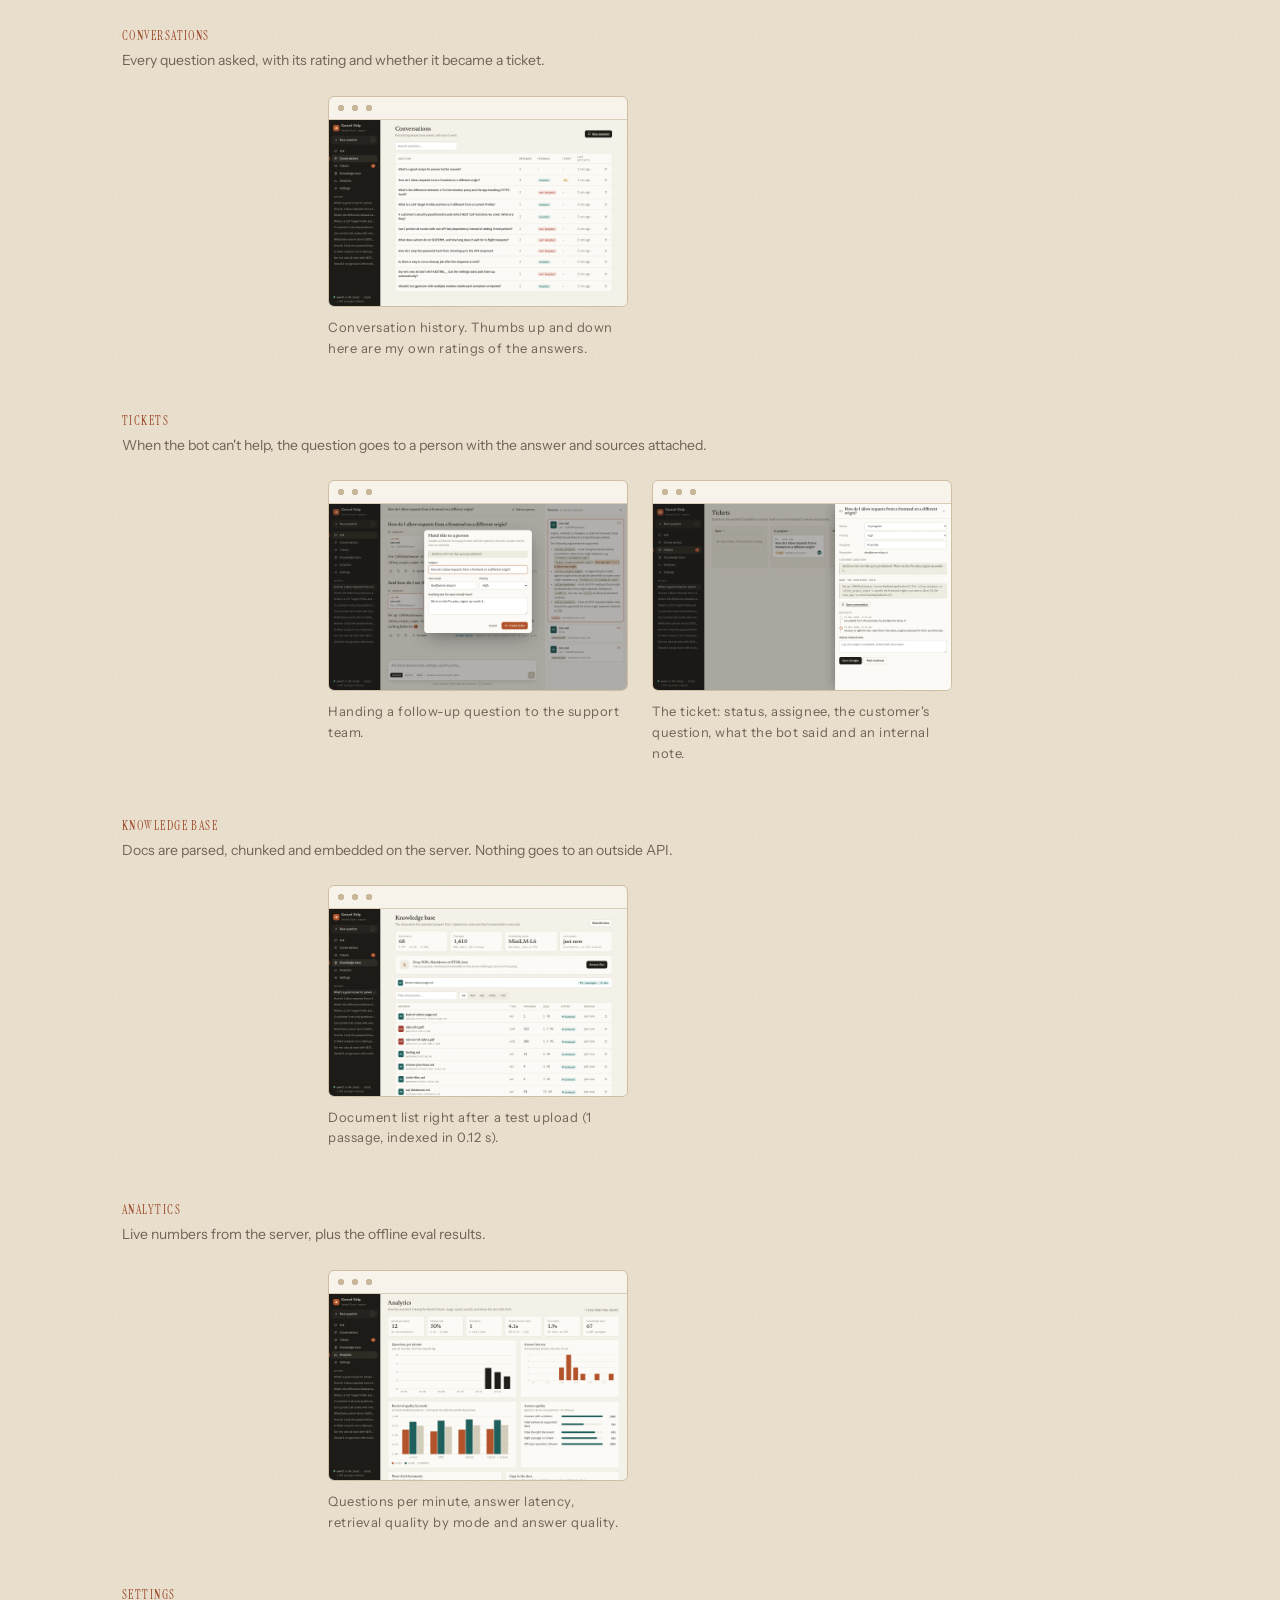
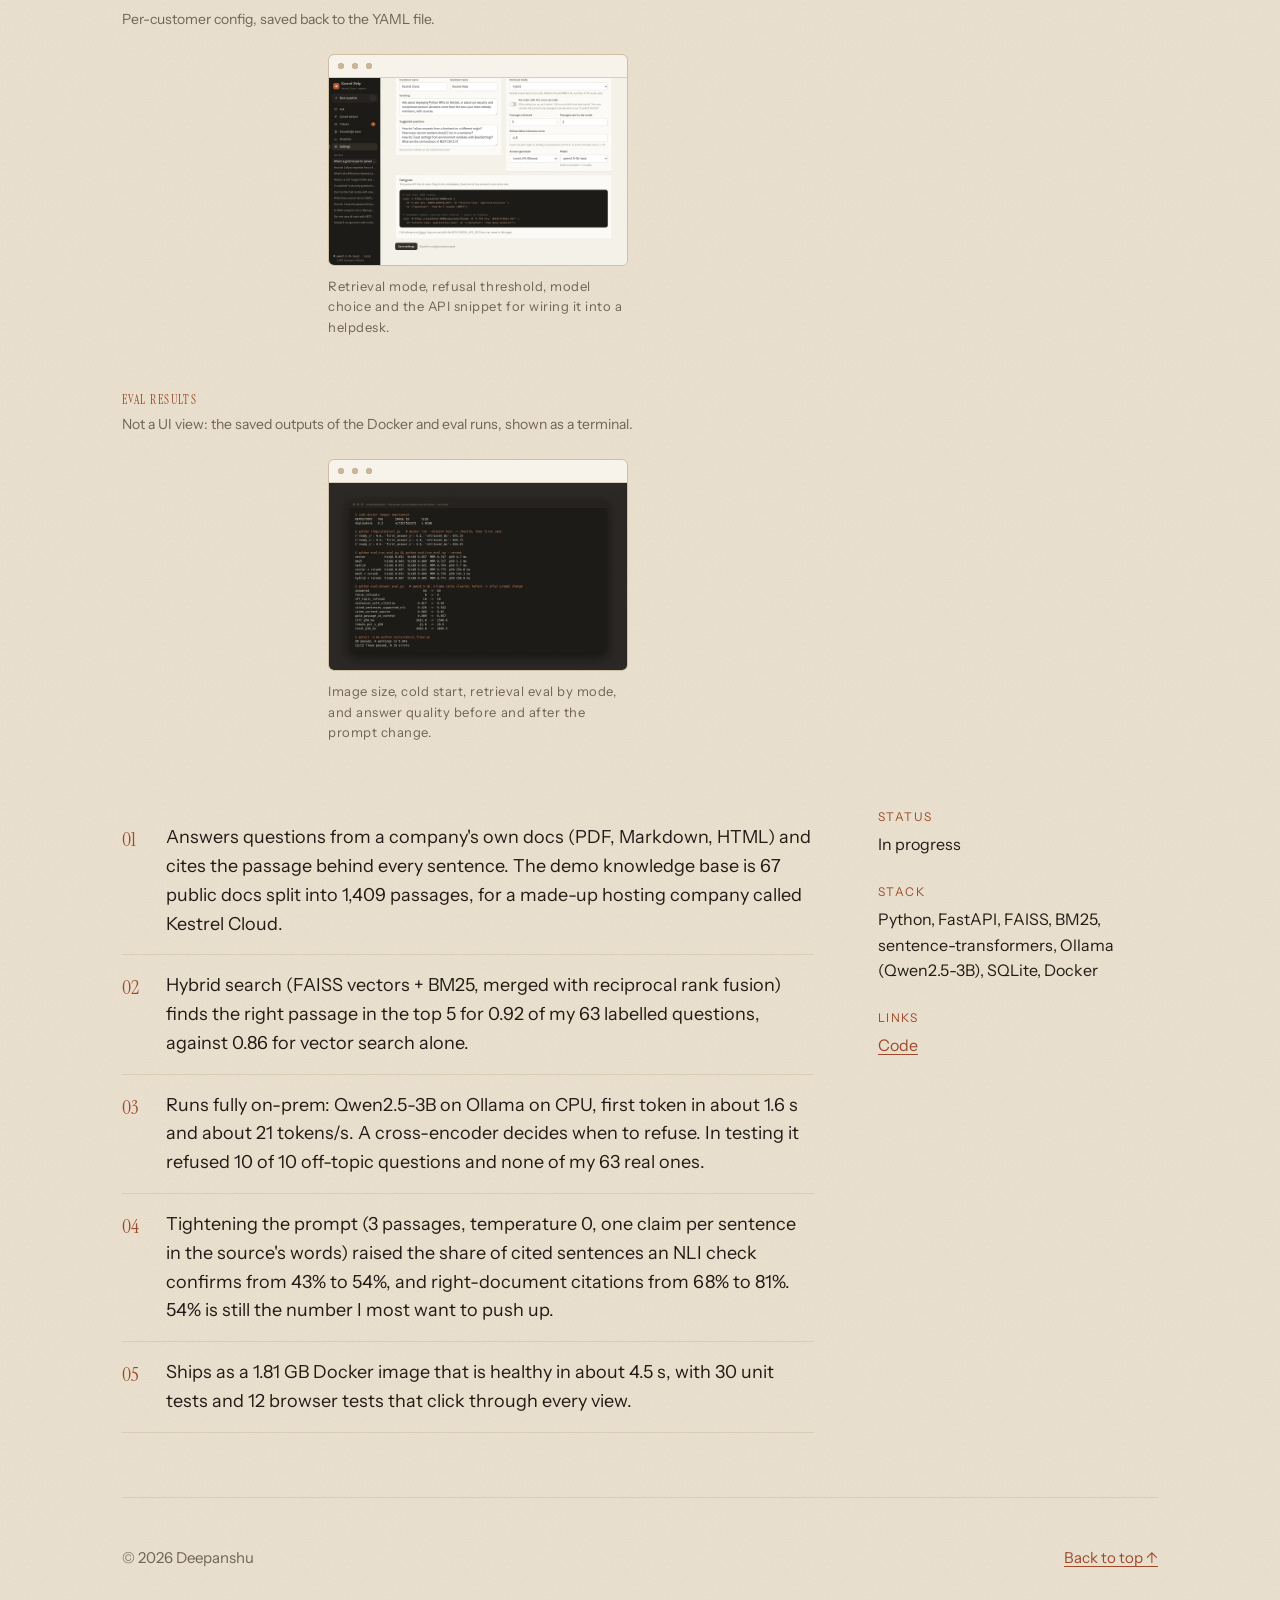
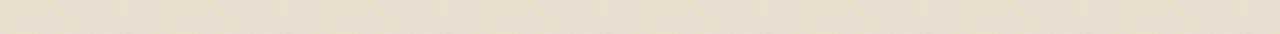
<file: projects/deploydesk.html>
<!doctype html>
<html lang="en"><head><meta charset="utf-8"><meta name="viewport" content="width=device-width,initial-scale=1"><title>DeployDesk &mdash; Deepanshu</title><meta name="description" content="An on-prem help desk that answers from a company's own docs, cites its sources and hands hard questions to a person."><link rel="preconnect" href="https://fonts.googleapis.com"><link rel="preconnect" href="https://fonts.gstatic.com" crossorigin><link href="https://fonts.googleapis.com/css2?family=Instrument+Sans:wght@400;600&family=Instrument+Serif:ital@0;1&display=swap" rel="stylesheet"><link rel="stylesheet" href="../style.css"></head>
<body><div class="wrap"><a class="back" href="../index.html">&larr; Back to all work</a><header class="phead"><div class="label">Tech project &middot; In progress</div><h1>DeployDesk</h1><p>An on-prem help desk that answers from a company&rsquo;s own docs, cites where each sentence came from, and hands the question to a person when it doesn&rsquo;t know.</p></header><figure class="pfig"><a class="frame" href="../assets/projects/deploydesk/deploydesk-ask-sources.webp"><img src="../assets/projects/deploydesk/deploydesk-ask-sources.webp" alt="A cited answer with the supporting passage highlighted."></a><figcaption>A cited answer with the supporting passage highlighted.</figcaption></figure><h2 class="label" style="margin:56px 0 0">Ask</h2><p style="margin:6px 0 0;color:var(--muted);font-size:14px">Questions stream in with numbered citations. Clicking a number opens the passage it came from.</p><div class="gallery"><figure class="pfig" style="margin:0"><a class="frame" href="../assets/projects/deploydesk/deploydesk-ask-empty.webp"><img src="../assets/projects/deploydesk/deploydesk-ask-empty.webp" loading="lazy" alt="Empty Ask screen with suggested questions for the demo customer."></a><figcaption>Empty Ask screen with suggested questions for the demo customer.</figcaption></figure><figure class="pfig" style="margin:0"><a class="frame" href="../assets/projects/deploydesk/deploydesk-ask-streaming.webp"><img src="../assets/projects/deploydesk/deploydesk-ask-streaming.webp" loading="lazy" alt="An answer streaming in, with the three retrieved passages already listed."></a><figcaption>An answer streaming in, with the three retrieved passages already listed.</figcaption></figure><figure class="pfig" style="margin:0"><a class="frame" href="../assets/projects/deploydesk/deploydesk-ask-sources.webp"><img src="../assets/projects/deploydesk/deploydesk-ask-sources.webp" loading="lazy" alt="A finished answer. The source panel highlights the sentence that backs citation 1."></a><figcaption>A finished answer. The source panel highlights the sentence that backs citation 1.</figcaption></figure></div><h2 class="label" style="margin:56px 0 0">Conversations</h2><p style="margin:6px 0 0;color:var(--muted);font-size:14px">Every question asked, with its rating and whether it became a ticket.</p><div class="gallery"><figure class="pfig" style="margin:0"><a class="frame" href="../assets/projects/deploydesk/deploydesk-conversations.webp"><img src="../assets/projects/deploydesk/deploydesk-conversations.webp" loading="lazy" alt="Conversation history. Thumbs up and down here are my own ratings of the answers."></a><figcaption>Conversation history. Thumbs up and down here are my own ratings of the answers.</figcaption></figure></div><h2 class="label" style="margin:56px 0 0">Tickets</h2><p style="margin:6px 0 0;color:var(--muted);font-size:14px">When the bot can't help, the question goes to a person with the answer and sources attached.</p><div class="gallery"><figure class="pfig" style="margin:0"><a class="frame" href="../assets/projects/deploydesk/deploydesk-escalate.webp"><img src="../assets/projects/deploydesk/deploydesk-escalate.webp" loading="lazy" alt="Handing a follow-up question to the support team."></a><figcaption>Handing a follow-up question to the support team.</figcaption></figure><figure class="pfig" style="margin:0"><a class="frame" href="../assets/projects/deploydesk/deploydesk-ticket-drawer.webp"><img src="../assets/projects/deploydesk/deploydesk-ticket-drawer.webp" loading="lazy" alt="The ticket: status, assignee, the customer's question, what the bot said and an internal note."></a><figcaption>The ticket: status, assignee, the customer's question, what the bot said and an internal note.</figcaption></figure></div><h2 class="label" style="margin:56px 0 0">Knowledge base</h2><p style="margin:6px 0 0;color:var(--muted);font-size:14px">Docs are parsed, chunked and embedded on the server. Nothing goes to an outside API.</p><div class="gallery"><figure class="pfig" style="margin:0"><a class="frame" href="../assets/projects/deploydesk/deploydesk-knowledge-base.webp"><img src="../assets/projects/deploydesk/deploydesk-knowledge-base.webp" loading="lazy" alt="Document list right after a test upload (1 passage, indexed in 0.12 s)."></a><figcaption>Document list right after a test upload (1 passage, indexed in 0.12 s).</figcaption></figure></div><h2 class="label" style="margin:56px 0 0">Analytics</h2><p style="margin:6px 0 0;color:var(--muted);font-size:14px">Live numbers from the server, plus the offline eval results.</p><div class="gallery"><figure class="pfig" style="margin:0"><a class="frame" href="../assets/projects/deploydesk/deploydesk-analytics.webp"><img src="../assets/projects/deploydesk/deploydesk-analytics.webp" loading="lazy" alt="Questions per minute, answer latency, retrieval quality by mode and answer quality."></a><figcaption>Questions per minute, answer latency, retrieval quality by mode and answer quality.</figcaption></figure></div><h2 class="label" style="margin:56px 0 0">Settings</h2><p style="margin:6px 0 0;color:var(--muted);font-size:14px">Per-customer config, saved back to the YAML file.</p><div class="gallery"><figure class="pfig" style="margin:0"><a class="frame" href="../assets/projects/deploydesk/deploydesk-settings.webp"><img src="../assets/projects/deploydesk/deploydesk-settings.webp" loading="lazy" alt="Retrieval mode, refusal threshold, model choice and the API snippet for wiring it into a helpdesk."></a><figcaption>Retrieval mode, refusal threshold, model choice and the API snippet for wiring it into a helpdesk.</figcaption></figure></div><h2 class="label" style="margin:56px 0 0">Eval results</h2><p style="margin:6px 0 0;color:var(--muted);font-size:14px">Not a UI view: the saved outputs of the Docker and eval runs, shown as a terminal.</p><div class="gallery"><figure class="pfig" style="margin:0"><a class="frame" href="../assets/projects/deploydesk/deploydesk-eval-results.webp"><img src="../assets/projects/deploydesk/deploydesk-eval-results.webp" loading="lazy" alt="Image size, cold start, retrieval eval by mode, and answer quality before and after the prompt change."></a><figcaption>Image size, cold start, retrieval eval by mode, and answer quality before and after the prompt change.</figcaption></figure></div><div class="body"><div><ol class="points"><li><span>Answers questions from a company's own docs (PDF, Markdown, HTML) and cites the passage behind every sentence. The demo knowledge base is 67 public docs split into 1,409 passages, for a made-up hosting company called Kestrel Cloud.</span></li><li><span>Hybrid search (FAISS vectors + BM25, merged with reciprocal rank fusion) finds the right passage in the top 5 for 0.92 of my 63 labelled questions, against 0.86 for vector search alone.</span></li><li><span>Runs fully on-prem: Qwen2.5-3B on Ollama on CPU, first token in about 1.6 s and about 21 tokens/s. A cross-encoder decides when to refuse. In testing it refused 10 of 10 off-topic questions and none of my 63 real ones.</span></li><li><span>Tightening the prompt (3 passages, temperature 0, one claim per sentence in the source's words) raised the share of cited sentences an NLI check confirms from 43% to 54%, and right-document citations from 68% to 81%. 54% is still the number I most want to push up.</span></li><li><span>Ships as a 1.81 GB Docker image that is healthy in about 4.5 s, with 30 unit tests and 12 browser tests that click through every view.</span></li></ol></div><aside><dl><dt>Status</dt><dd>In progress</dd><dt>Stack</dt><dd>Python, FastAPI, FAISS, BM25, sentence-transformers, Ollama (Qwen2.5-3B), SQLite, Docker</dd><dt>Links</dt><dd><a href="https://github.com/Deepanshu16125/DeployDesk">Code</a></dd></dl></aside></div></div>
<div class="wrap"><footer><span>&copy; 2026 Deepanshu</span><span><a href="#">Back to top &uarr;</a></span></footer></div></body></html>
</file>
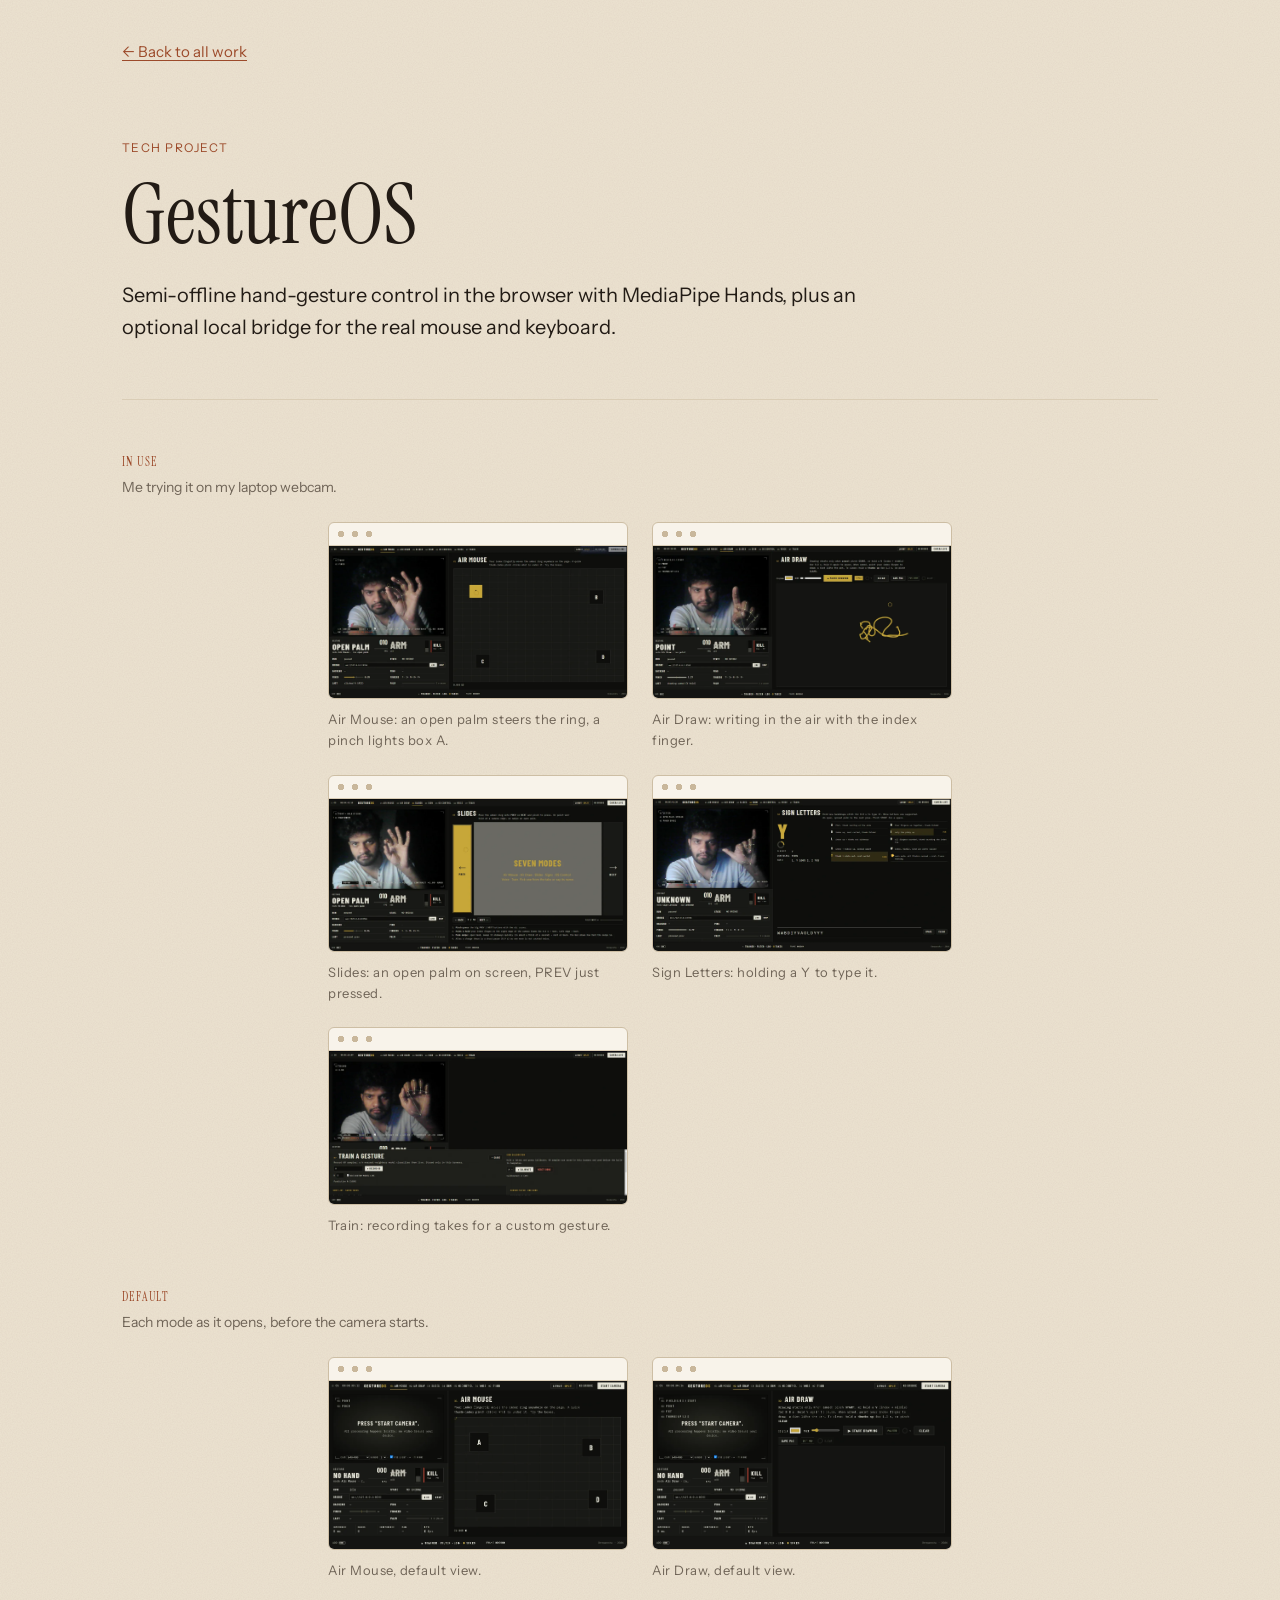
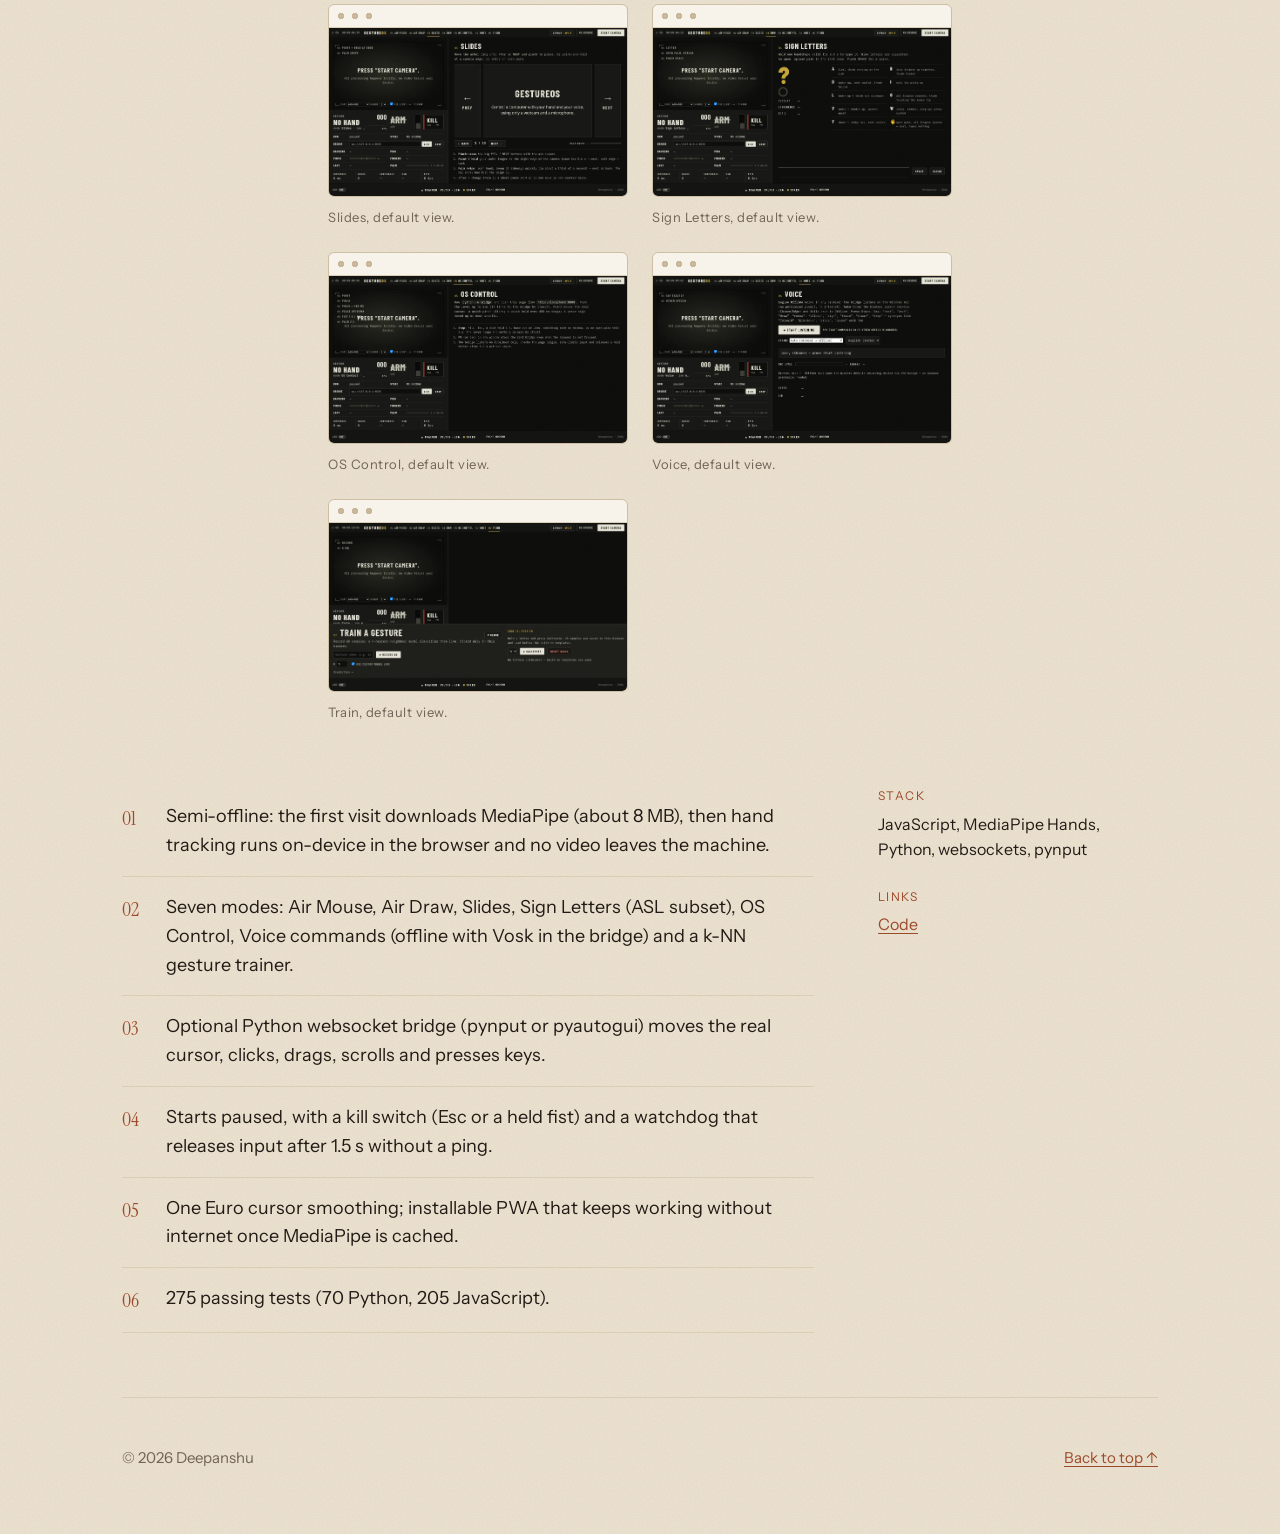
<file: projects/gestureos.html>
<!doctype html><html lang="en"><head><meta charset="utf-8"><meta name="viewport" content="width=device-width,initial-scale=1">
<title>GestureOS &mdash; Deepanshu</title><meta name="description" content="Semi-offline hand-gesture control in the browser with MediaPipe Hands, plus an optional local bridge for the real mouse and keyboard.">
<link rel="preconnect" href="https://fonts.googleapis.com"><link rel="preconnect" href="https://fonts.gstatic.com" crossorigin>
<link href="https://fonts.googleapis.com/css2?family=Instrument+Sans:wght@400;600&family=Instrument+Serif:ital@0;1&display=swap" rel="stylesheet">
<link rel="stylesheet" href="../style.css"></head><body><div class="wrap"><a class="back" href="../index.html">&larr; Back to all work</a><header class="phead"><div class="label">Tech project</div><h1>GestureOS</h1><p>Semi-offline hand-gesture control in the browser with MediaPipe Hands, plus an optional local bridge for the real mouse and keyboard.</p></header><h2 class="label" style="margin:56px 0 0">In use</h2><p style="margin:6px 0 0;color:var(--muted);font-size:14px">Me trying it on my laptop webcam.</p><div class="gallery"><figure class="pfig" style="margin:0"><a class="frame" href="../assets/gestureos-inuse-mouse.webp"><img src="../assets/gestureos-inuse-mouse.webp" loading="lazy" alt="Air Mouse: an open palm steers the ring, a pinch lights box A."></a><figcaption>Air Mouse: an open palm steers the ring, a pinch lights box A.</figcaption></figure><figure class="pfig" style="margin:0"><a class="frame" href="../assets/gestureos-inuse-draw.webp"><img src="../assets/gestureos-inuse-draw.webp" loading="lazy" alt="Air Draw: writing in the air with the index finger."></a><figcaption>Air Draw: writing in the air with the index finger.</figcaption></figure><figure class="pfig" style="margin:0"><a class="frame" href="../assets/gestureos-inuse-slides.webp"><img src="../assets/gestureos-inuse-slides.webp" loading="lazy" alt="Slides: an open palm on screen, PREV just pressed."></a><figcaption>Slides: an open palm on screen, PREV just pressed.</figcaption></figure><figure class="pfig" style="margin:0"><a class="frame" href="../assets/gestureos-inuse-sign.webp"><img src="../assets/gestureos-inuse-sign.webp" loading="lazy" alt="Sign Letters: holding a Y to type it."></a><figcaption>Sign Letters: holding a Y to type it.</figcaption></figure><figure class="pfig" style="margin:0"><a class="frame" href="../assets/gestureos-inuse-train.webp"><img src="../assets/gestureos-inuse-train.webp" loading="lazy" alt="Train: recording takes for a custom gesture."></a><figcaption>Train: recording takes for a custom gesture.</figcaption></figure></div><h2 class="label" style="margin:56px 0 0">Default</h2><p style="margin:6px 0 0;color:var(--muted);font-size:14px">Each mode as it opens, before the camera starts.</p><div class="gallery"><figure class="pfig" style="margin:0"><a class="frame" href="../assets/gestureos-default-cursor.webp"><img src="../assets/gestureos-default-cursor.webp" loading="lazy" alt="Air Mouse, default view."></a><figcaption>Air Mouse, default view.</figcaption></figure><figure class="pfig" style="margin:0"><a class="frame" href="../assets/gestureos-default-draw.webp"><img src="../assets/gestureos-default-draw.webp" loading="lazy" alt="Air Draw, default view."></a><figcaption>Air Draw, default view.</figcaption></figure><figure class="pfig" style="margin:0"><a class="frame" href="../assets/gestureos-default-slides.webp"><img src="../assets/gestureos-default-slides.webp" loading="lazy" alt="Slides, default view."></a><figcaption>Slides, default view.</figcaption></figure><figure class="pfig" style="margin:0"><a class="frame" href="../assets/gestureos-default-sign.webp"><img src="../assets/gestureos-default-sign.webp" loading="lazy" alt="Sign Letters, default view."></a><figcaption>Sign Letters, default view.</figcaption></figure><figure class="pfig" style="margin:0"><a class="frame" href="../assets/gestureos-default-os.webp"><img src="../assets/gestureos-default-os.webp" loading="lazy" alt="OS Control, default view."></a><figcaption>OS Control, default view.</figcaption></figure><figure class="pfig" style="margin:0"><a class="frame" href="../assets/gestureos-default-voice.webp"><img src="../assets/gestureos-default-voice.webp" loading="lazy" alt="Voice, default view."></a><figcaption>Voice, default view.</figcaption></figure><figure class="pfig" style="margin:0"><a class="frame" href="../assets/gestureos-default-train.webp"><img src="../assets/gestureos-default-train.webp" loading="lazy" alt="Train, default view."></a><figcaption>Train, default view.</figcaption></figure></div><div class="body"><div><ol class="points"><li><span>Semi-offline: the first visit downloads MediaPipe (about 8 MB), then hand tracking runs on-device in the browser and no video leaves the machine.</span></li><li><span>Seven modes: Air Mouse, Air Draw, Slides, Sign Letters (ASL subset), OS Control, Voice commands (offline with Vosk in the bridge) and a k-NN gesture trainer.</span></li><li><span>Optional Python websocket bridge (pynput or pyautogui) moves the real cursor, clicks, drags, scrolls and presses keys.</span></li><li><span>Starts paused, with a kill switch (Esc or a held fist) and a watchdog that releases input after 1.5 s without a ping.</span></li><li><span>One Euro cursor smoothing; installable PWA that keeps working without internet once MediaPipe is cached.</span></li><li><span>275 passing tests (70 Python, 205 JavaScript).</span></li></ol></div><aside><dl><dt>Stack</dt><dd>JavaScript, MediaPipe Hands, Python, websockets, pynput</dd><dt>Links</dt><dd><a href="https://github.com/Deepanshu16125/GestureOS">Code</a></dd></dl></aside></div></div><div class="wrap"><footer><span>&copy; 2026 Deepanshu</span><span><a href="#">Back to top &uarr;</a></span></footer></div></body></html>
</file>
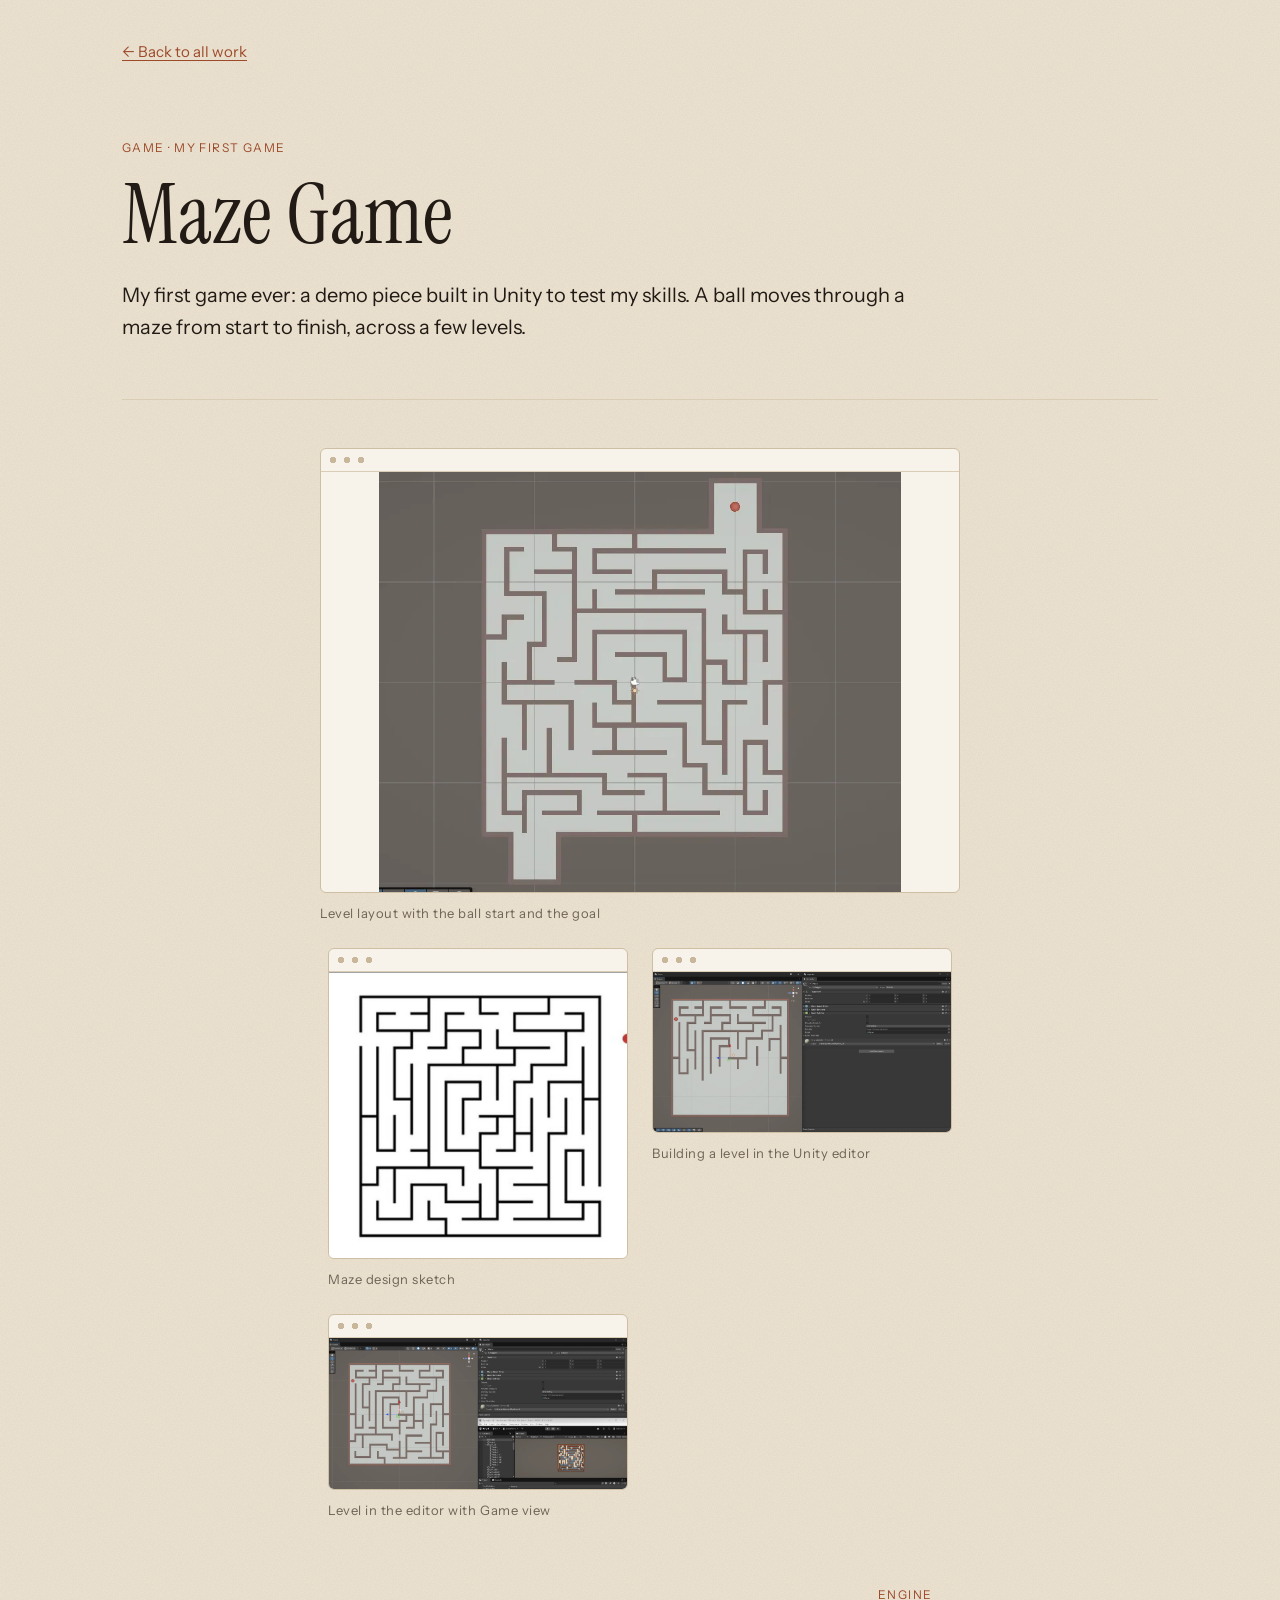
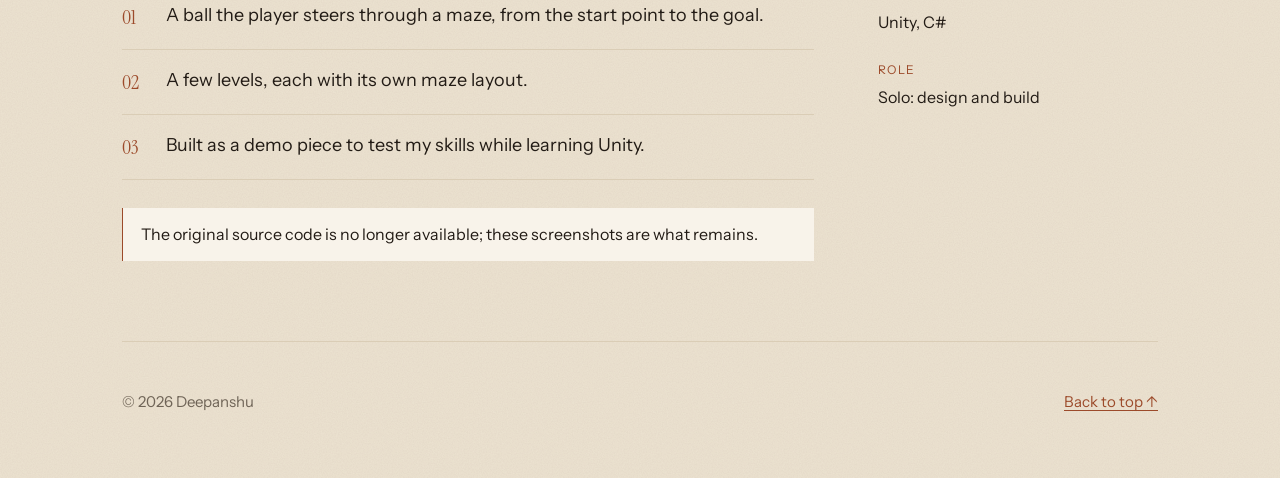
<file: projects/maze-game.html>
<!doctype html><html lang="en"><head><meta charset="utf-8"><meta name="viewport" content="width=device-width,initial-scale=1">
<title>Maze Game &mdash; Deepanshu</title><meta name="description" content="My first game: a ball rolling through a maze, built in Unity.">
<link rel="preconnect" href="https://fonts.googleapis.com"><link rel="preconnect" href="https://fonts.gstatic.com" crossorigin>
<link href="https://fonts.googleapis.com/css2?family=Instrument+Sans:wght@400;600&family=Instrument+Serif:ital@0;1&display=swap" rel="stylesheet">
<link rel="stylesheet" href="../style.css"></head><body><div class="wrap"><a class="back" href="../index.html">&larr; Back to all work</a><header class="phead"><div class="label">Game &middot; My first game</div><h1>Maze Game</h1><p>My first game ever: a demo piece built in Unity to test my skills. A ball moves through a maze from start to finish, across a few levels.</p></header><figure class="pfig"><a class="frame" href="../assets/maze-game-1.webp"><img src="../assets/maze-game-1.webp" alt="Level layout with the ball start and the goal"></a><figcaption>Level layout with the ball start and the goal</figcaption></figure><div class="gallery"><figure class="pfig" style="margin:0"><a class="frame" href="../assets/maze-game-2.webp"><img src="../assets/maze-game-2.webp" loading="lazy" alt="Maze design sketch"></a><figcaption>Maze design sketch</figcaption></figure><figure class="pfig" style="margin:0"><a class="frame" href="../assets/maze-game-3.webp"><img src="../assets/maze-game-3.webp" loading="lazy" alt="Building a level in the Unity editor"></a><figcaption>Building a level in the Unity editor</figcaption></figure><figure class="pfig" style="margin:0"><a class="frame" href="../assets/maze-game-4.webp"><img src="../assets/maze-game-4.webp" loading="lazy" alt="Level in the editor with Game view"></a><figcaption>Level in the editor with Game view</figcaption></figure></div><div class="body"><div><ol class="points"><li><span>A ball the player steers through a maze, from the start point to the goal.</span></li><li><span>A few levels, each with its own maze layout.</span></li><li><span>Built as a demo piece to test my skills while learning Unity.</span></li></ol><p class="note">The original source code is no longer available; these screenshots are what remains.</p></div><aside><dl><dt>Engine</dt><dd>Unity, C#</dd><dt>Role</dt><dd>Solo: design and build</dd></dl></aside></div></div><div class="wrap"><footer><span>&copy; 2026 Deepanshu</span><span><a href="#">Back to top &uarr;</a></span></footer></div></body></html>
</file>
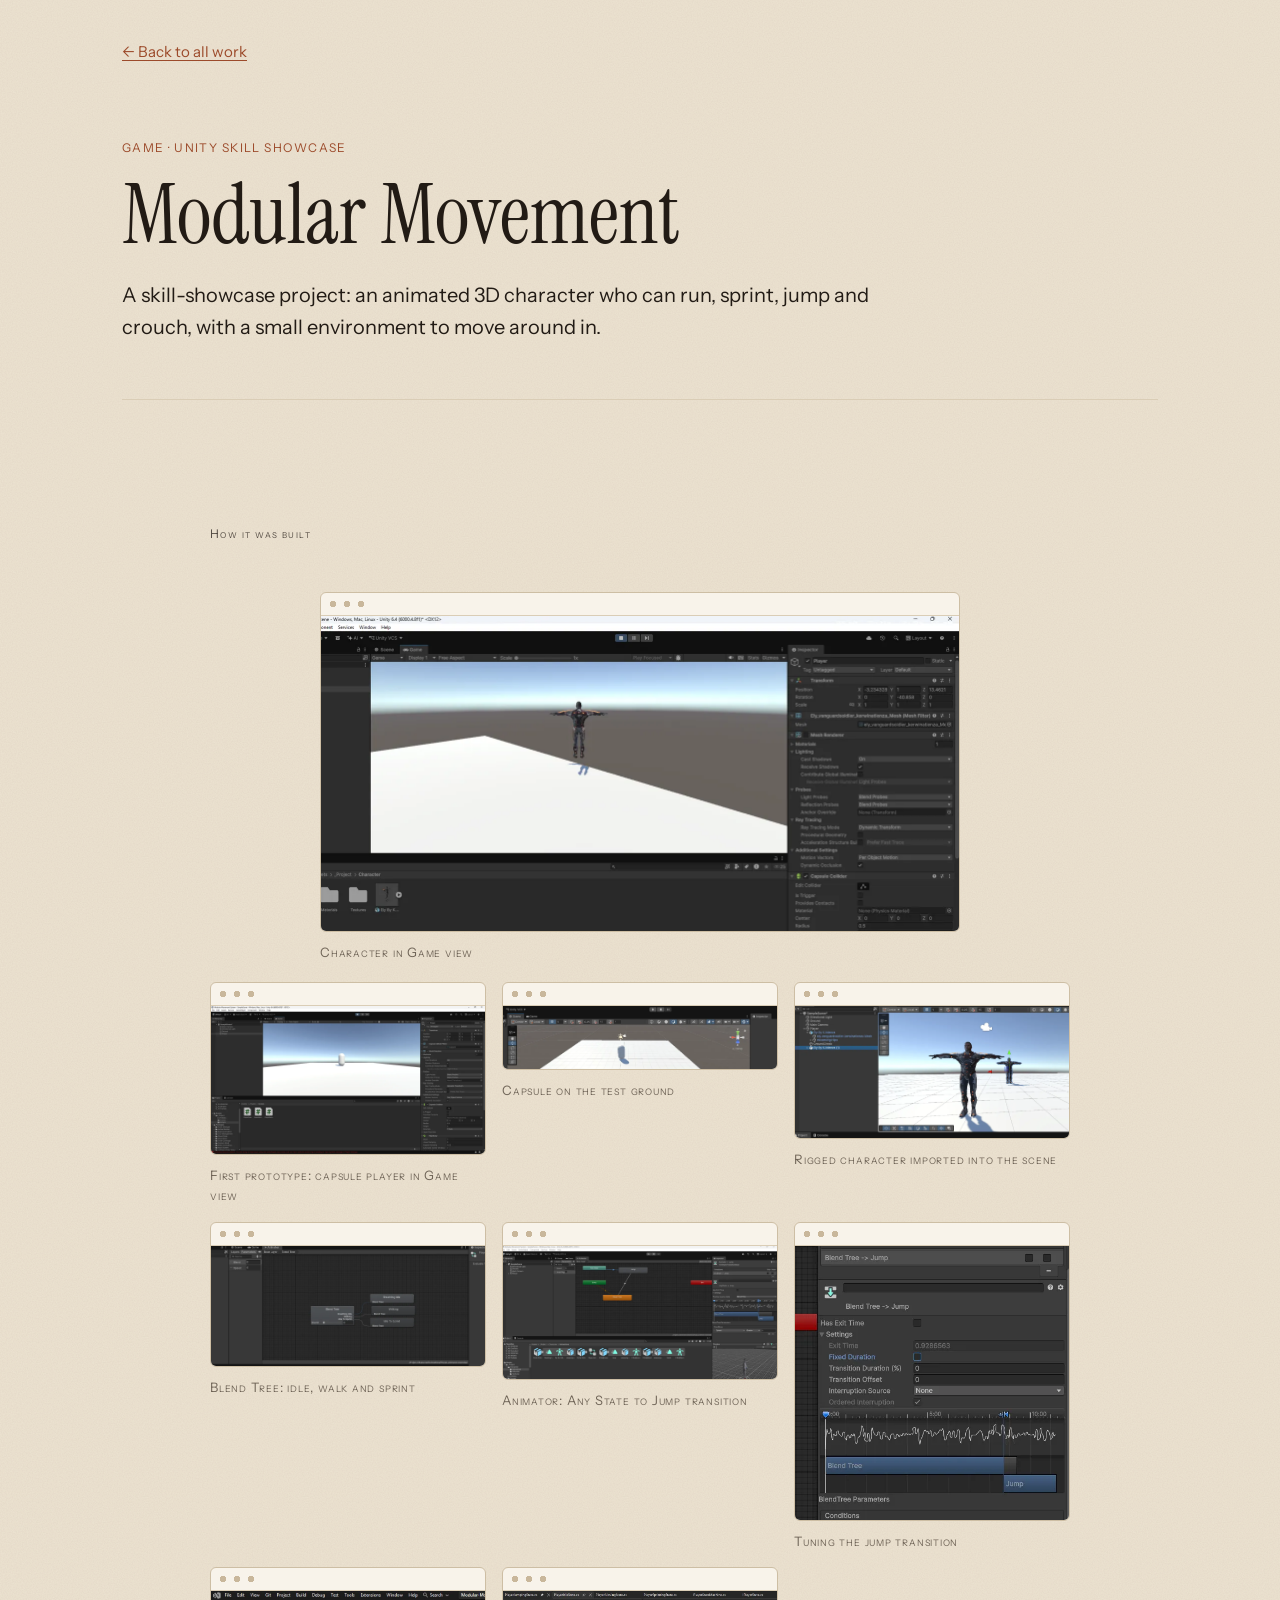
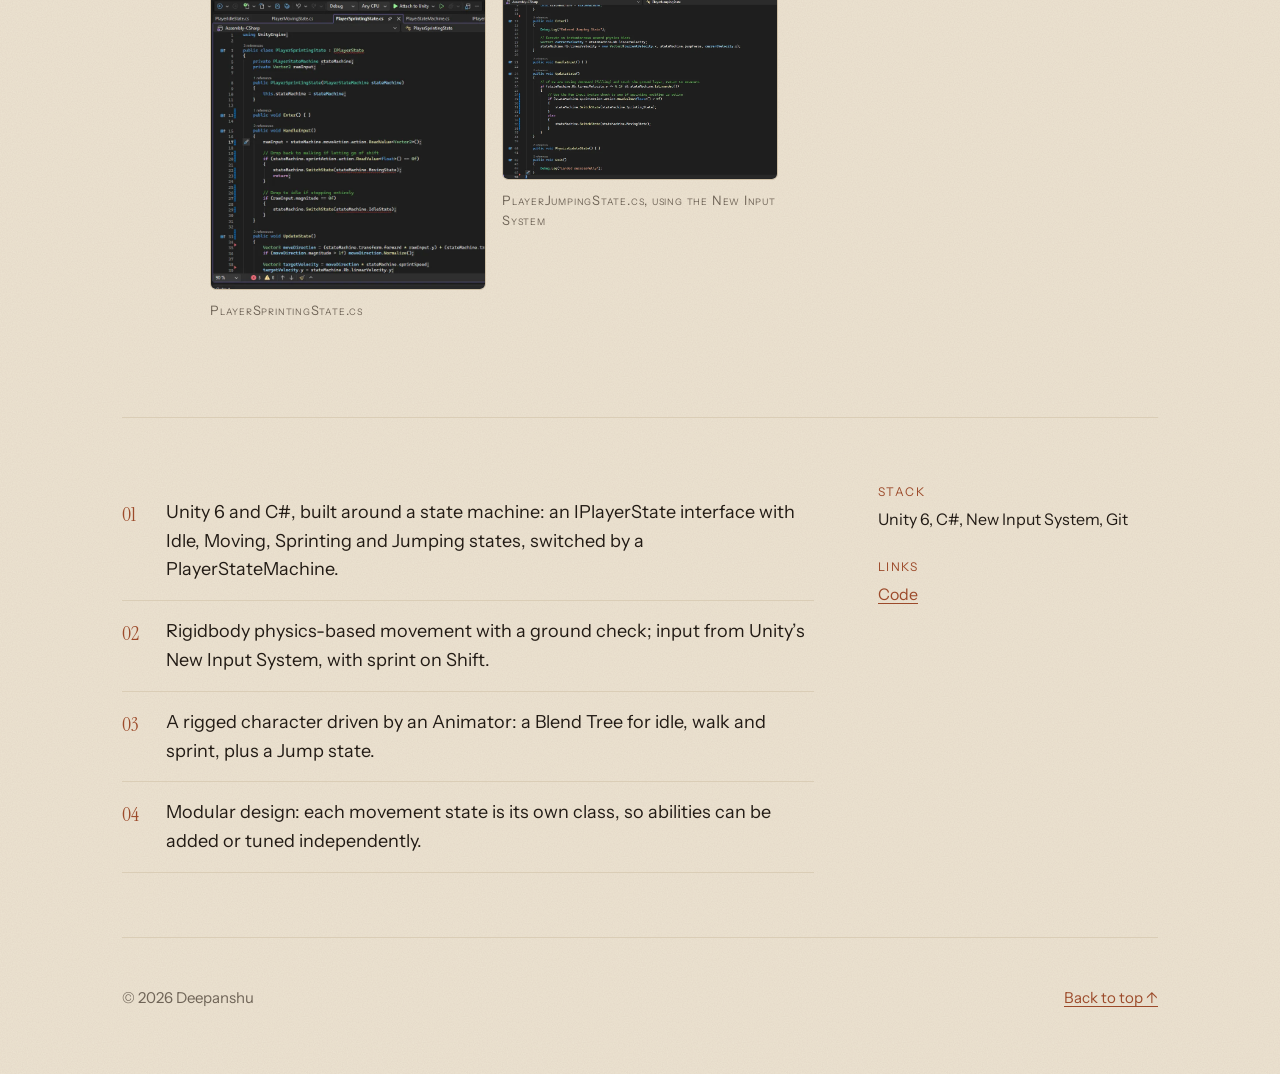
<file: projects/modular-movement.html>
<!doctype html><html lang="en"><head><meta charset="utf-8"><meta name="viewport" content="width=device-width,initial-scale=1">
<title>Modular Movement &mdash; Deepanshu</title><meta name="description" content="A skill-showcase project: an animated 3D character who can run, sprint, jump and crouch, with a small environment to move around in.">
<link rel="preconnect" href="https://fonts.googleapis.com"><link rel="preconnect" href="https://fonts.gstatic.com" crossorigin>
<link href="https://fonts.googleapis.com/css2?family=Instrument+Sans:wght@400;600&family=Instrument+Serif:ital@0;1&display=swap" rel="stylesheet">
<link rel="stylesheet" href="../style.css"><style>.mms{max-width:640px;margin:48px auto 0}.mmh{max-width:860px;margin:28px auto 10px;font-variant:small-caps;letter-spacing:.12em;font-size:12px;opacity:.75}.mmg{display:grid;grid-template-columns:repeat(auto-fill,minmax(220px,1fr));gap:16px;max-width:860px;margin:0 auto}.mms figcaption,.mmg figcaption{font-variant:small-caps;letter-spacing:.06em}.mmg img,.mms img{display:block;width:100%;height:auto}@media(max-width:600px){.mmg{grid-template-columns:1fr 1fr;gap:10px}}</style></head><body><div class="wrap"><a class="back" href="../index.html">&larr; Back to all work</a><header class="phead"><div class="label">Game &middot; Unity skill showcase</div><h1>Modular Movement</h1><p>A skill-showcase project: an animated 3D character who can run, sprint, jump and crouch, with a small environment to move around in.</p></header><section><div class="mmh">How it was built</div><div class="mms"><figure class="pfig" style="margin:0"><a class="frame" href="../assets/modular-movement-4.webp"><img src="../assets/modular-movement-4.webp" alt="Character in Game view"></a><figcaption>Character in Game view</figcaption></figure></div><div class="mmg" style="margin-top:20px"><figure class="pfig" style="margin:0"><a class="frame" href="../assets/modular-movement-1.webp"><img src="../assets/modular-movement-1.webp" loading="lazy" alt="First prototype: capsule player in Game view"></a><figcaption>First prototype: capsule player in Game view</figcaption></figure><figure class="pfig" style="margin:0"><a class="frame" href="../assets/modular-movement-2.webp"><img src="../assets/modular-movement-2.webp" loading="lazy" alt="Capsule on the test ground"></a><figcaption>Capsule on the test ground</figcaption></figure><figure class="pfig" style="margin:0"><a class="frame" href="../assets/modular-movement-3.webp"><img src="../assets/modular-movement-3.webp" loading="lazy" alt="Rigged character imported into the scene"></a><figcaption>Rigged character imported into the scene</figcaption></figure><figure class="pfig" style="margin:0"><a class="frame" href="../assets/modular-movement-5.webp"><img src="../assets/modular-movement-5.webp" loading="lazy" alt="Blend Tree: idle, walk and sprint"></a><figcaption>Blend Tree: idle, walk and sprint</figcaption></figure><figure class="pfig" style="margin:0"><a class="frame" href="../assets/modular-movement-6.webp"><img src="../assets/modular-movement-6.webp" loading="lazy" alt="Animator: Any State to Jump transition"></a><figcaption>Animator: Any State to Jump transition</figcaption></figure><figure class="pfig" style="margin:0"><a class="frame" href="../assets/modular-movement-7.webp"><img src="../assets/modular-movement-7.webp" loading="lazy" alt="Tuning the jump transition"></a><figcaption>Tuning the jump transition</figcaption></figure><figure class="pfig" style="margin:0"><a class="frame" href="../assets/modular-movement-8.webp"><img src="../assets/modular-movement-8.webp" loading="lazy" alt="PlayerSprintingState.cs"></a><figcaption>PlayerSprintingState.cs</figcaption></figure><figure class="pfig" style="margin:0"><a class="frame" href="../assets/modular-movement-9.webp"><img src="../assets/modular-movement-9.webp" loading="lazy" alt="PlayerJumpingState.cs, using the New Input System"></a><figcaption>PlayerJumpingState.cs, using the New Input System</figcaption></figure></div></section><div class="body"><div><ol class="points"><li><span>Unity 6 and C#, built around a state machine: an IPlayerState interface with Idle, Moving, Sprinting and Jumping states, switched by a PlayerStateMachine.</span></li><li><span>Rigidbody physics-based movement with a ground check; input from Unity&rsquo;s New Input System, with sprint on Shift.</span></li><li><span>A rigged character driven by an Animator: a Blend Tree for idle, walk and sprint, plus a Jump state.</span></li><li><span>Modular design: each movement state is its own class, so abilities can be added or tuned independently.</span></li></ol></div><aside><dl><dt>Stack</dt><dd>Unity 6, C#, New Input System, Git</dd><dt>Links</dt><dd><a href="https://github.com/Deepanshu16125/Modular-Movement-System">Code</a></dd></dl></aside></div></div><div class="wrap"><footer><span>&copy; 2026 Deepanshu</span><span><a href="#">Back to top &uarr;</a></span></footer></div></body></html>
</file>
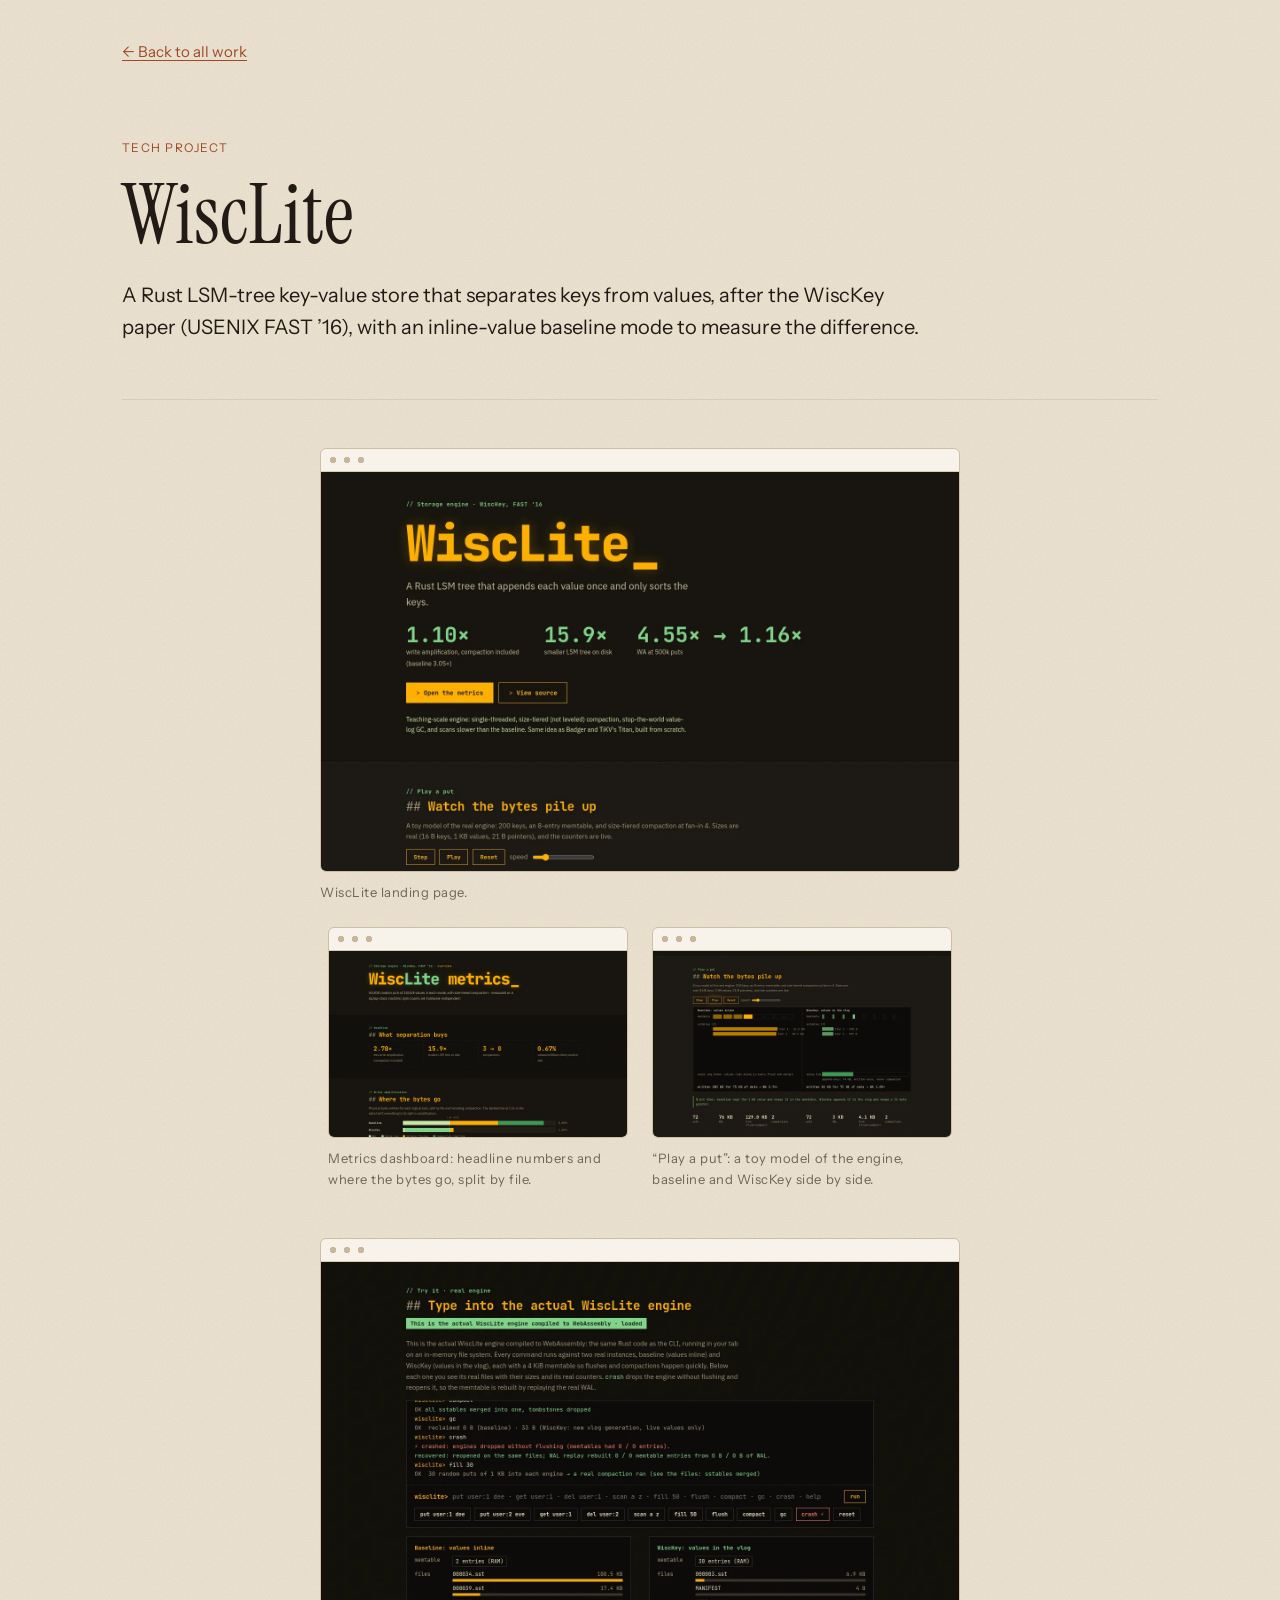
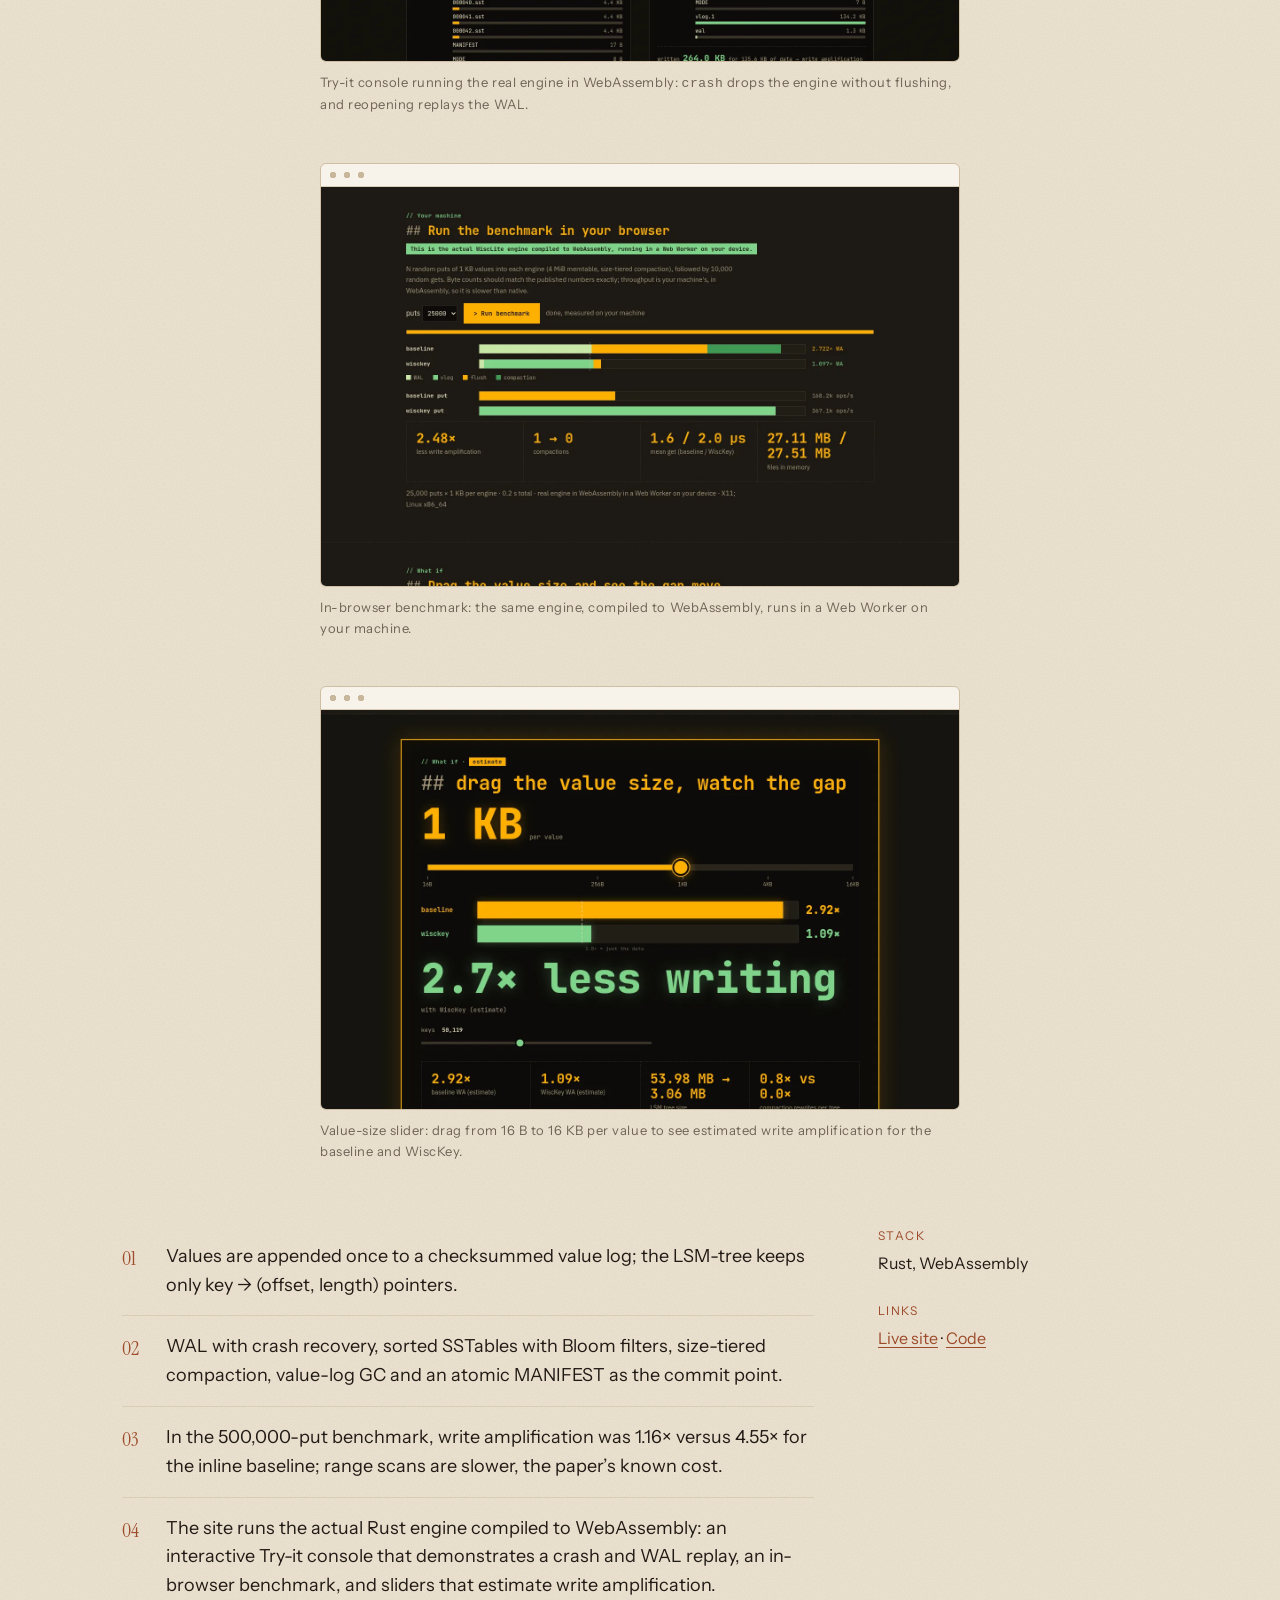
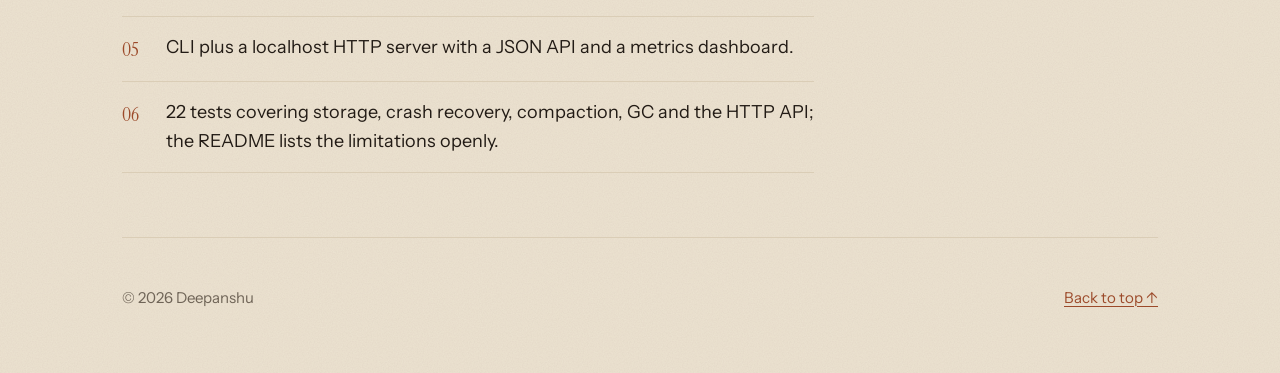
<file: projects/wisclite.html>
<!doctype html><html lang="en"><head><meta charset="utf-8"><meta name="viewport" content="width=device-width,initial-scale=1">
<title>WiscLite &mdash; Deepanshu</title><meta name="description" content="A Rust LSM-tree key-value store that separates keys from values, after the WiscKey paper (USENIX FAST &rsquo;16), with an inline-value baseline mode to measure the difference.">
<link rel="preconnect" href="https://fonts.googleapis.com"><link rel="preconnect" href="https://fonts.gstatic.com" crossorigin>
<link href="https://fonts.googleapis.com/css2?family=Instrument+Sans:wght@400;600&family=Instrument+Serif:ital@0;1&display=swap" rel="stylesheet">
<link rel="stylesheet" href="../style.css"></head><body><div class="wrap"><a class="back" href="../index.html">&larr; Back to all work</a><header class="phead"><div class="label">Tech project</div><h1>WiscLite</h1><p>A Rust LSM-tree key-value store that separates keys from values, after the WiscKey paper (USENIX FAST &rsquo;16), with an inline-value baseline mode to measure the difference.</p></header><figure class="pfig"><a class="frame" href="../assets/projects/wisclite/wisclite-landing.webp"><img src="../assets/projects/wisclite/wisclite-landing.webp" alt="WiscLite landing page."></a><figcaption>WiscLite landing page.</figcaption></figure><div class="gallery"><figure class="pfig" style="margin:0"><a class="frame" href="../assets/projects/wisclite/wisclite-dashboard.webp"><img src="../assets/projects/wisclite/wisclite-dashboard.webp" loading="lazy" alt="Metrics dashboard: headline numbers and where the bytes go, split by file."></a><figcaption>Metrics dashboard: headline numbers and where the bytes go, split by file.</figcaption></figure><figure class="pfig" style="margin:0"><a class="frame" href="../assets/projects/wisclite/wisclite-play.webp"><img src="../assets/projects/wisclite/wisclite-play.webp" loading="lazy" alt="&ldquo;Play a put&rdquo;: a toy model of the engine, baseline and WiscKey side by side."></a><figcaption>&ldquo;Play a put&rdquo;: a toy model of the engine, baseline and WiscKey side by side.</figcaption></figure></div><figure class="pfig"><a class="frame" href="../assets/projects/wisclite/wisclite-console.webp"><img src="../assets/projects/wisclite/wisclite-console.webp" loading="lazy" alt="Try-it console running the real engine in WebAssembly: <code>crash</code> drops the engine without flushing, and reopening replays the WAL."></a><figcaption>Try-it console running the real engine in WebAssembly: <code>crash</code> drops the engine without flushing, and reopening replays the WAL.</figcaption></figure><figure class="pfig"><a class="frame" href="../assets/projects/wisclite/wisclite-bench.webp"><img src="../assets/projects/wisclite/wisclite-bench.webp" loading="lazy" alt="In-browser benchmark: the same engine, compiled to WebAssembly, runs in a Web Worker on your machine."></a><figcaption>In-browser benchmark: the same engine, compiled to WebAssembly, runs in a Web Worker on your machine.</figcaption></figure><figure class="pfig"><a class="frame" href="../assets/projects/wisclite/wisclite-slider.webp"><img src="../assets/projects/wisclite/wisclite-slider.webp" loading="lazy" alt="Value-size slider: drag from 16 B to 16 KB per value to see estimated write amplification for the baseline and WiscKey."></a><figcaption>Value-size slider: drag from 16 B to 16 KB per value to see estimated write amplification for the baseline and WiscKey.</figcaption></figure><div class="body"><div><ol class="points"><li><span>Values are appended once to a checksummed value log; the LSM-tree keeps only key &rarr; (offset, length) pointers.</span></li><li><span>WAL with crash recovery, sorted SSTables with Bloom filters, size-tiered compaction, value-log GC and an atomic MANIFEST as the commit point.</span></li><li><span>In the 500,000-put benchmark, write amplification was 1.16&times; versus 4.55&times; for the inline baseline; range scans are slower, the paper&rsquo;s known cost.</span></li><li><span>The site runs the actual Rust engine compiled to WebAssembly: an interactive Try-it console that demonstrates a crash and WAL replay, an in-browser benchmark, and sliders that estimate write amplification.</span></li><li><span>CLI plus a localhost HTTP server with a JSON API and a metrics dashboard.</span></li><li><span>22 tests covering storage, crash recovery, compaction, GC and the HTTP API; the README lists the limitations openly.</span></li></ol></div><aside><dl><dt>Stack</dt><dd>Rust, WebAssembly</dd><dt>Links</dt><dd><a href="https://deepanshu16125.github.io/WiscLite/">Live site</a> &middot; <a href="https://github.com/Deepanshu16125/WiscLite">Code</a></dd></dl></aside></div></div><div class="wrap"><footer><span>&copy; 2026 Deepanshu</span><span><a href="#">Back to top &uarr;</a></span></footer></div></body></html>
</file>
<file: style.css>
:root{--bg:#EDE3D1;--surface:#F8F3EA;--text:#221B15;--muted:#6F6457;--accent:#9C4A2A;--accent-h:#7E3A20;--border:#DACDB6}
*{box-sizing:border-box}
html{-webkit-text-size-adjust:100%}
body{margin:0;background:var(--bg);color:var(--text);font-family:"Instrument Sans",system-ui,sans-serif;font-size:18px;line-height:1.6}
.wrap{max-width:1100px;margin:0 auto;padding:0 32px}
h1,h2,h3{font-family:"Instrument Serif",Georgia,serif;font-weight:400;margin:0;line-height:1.1}
a{color:var(--accent);text-decoration:underline;text-decoration-thickness:1px;text-underline-offset:3px;transition:color .2s ease-out,text-decoration-thickness .2s ease-out}
a:hover{color:var(--accent-h);text-decoration-thickness:2px}
.label{font-size:12px;letter-spacing:.12em;text-transform:uppercase;color:var(--accent)}
.muted{color:var(--muted)}
.hero{padding:120px 0 88px;border-bottom:1px solid var(--border);animation:rise .4s ease-out both}
.hero h1{font-size:clamp(52px,9vw,96px);line-height:1.02}
.hero .role{font-family:"Instrument Serif",serif;font-style:italic;font-size:28px;color:var(--muted);margin:10px 0 24px}
.hero p{max-width:62ch;margin:0 0 28px}
.links{display:flex;flex-wrap:wrap;gap:6px 22px;font-size:16px}
.links span{color:var(--muted)}
@keyframes rise{from{opacity:0;transform:translateY(4px)}to{opacity:1;transform:none}}
section{padding:96px 0;border-bottom:1px solid var(--border)}
section.tight{padding:72px 0}
.shead{display:flex;align-items:baseline;gap:18px;margin-bottom:40px}
.shead h2{font-size:44px}
.list{list-style:none;margin:0;padding:0;border-top:1px solid var(--text)}
.list a{display:grid;grid-template-columns:64px 1fr auto;gap:24px;align-items:baseline;padding:26px 0;border-bottom:1px solid var(--border);color:var(--text);text-decoration:none}
.list .n{font-family:"Instrument Serif",serif;font-size:22px;color:var(--accent)}
.list h3{font-size:34px}
.list p{margin:4px 0 0;color:var(--muted)}
.list .stack{font-size:12px;letter-spacing:.1em;text-transform:uppercase;color:var(--muted);text-align:right}
.list a:hover h3{text-decoration:underline;text-decoration-color:var(--accent);text-decoration-thickness:1px;text-underline-offset:5px}
.credits{list-style:none;margin:0;padding:0}
.credits a{display:grid;grid-template-columns:1fr 2fr;gap:32px;padding:22px 0;border-bottom:1px dotted var(--border);color:var(--text);text-decoration:none}
.credits .t{font-family:"Instrument Serif",serif;font-size:28px;text-align:right}
.credits .d .label{display:block;margin-bottom:2px}
.credits .d p{margin:0;color:var(--muted)}
.credits a:hover .t{color:var(--accent)}
.credits .soon{display:grid;grid-template-columns:1fr 2fr;gap:32px;padding:22px 0}
.row{display:grid;grid-template-columns:160px 1fr;gap:24px}
.row h3{font-size:28px}
.row p{margin:14px 0 0;color:var(--muted);max-width:66ch;font-size:17px}
.row h3 + .muted + p{margin-top:16px}
.skills{display:grid;grid-template-columns:repeat(5,1fr);gap:28px}
.skills p{margin:8px 0 0}
footer{padding:48px 0 64px;font-size:15px;color:var(--muted);display:flex;justify-content:space-between;flex-wrap:wrap;gap:12px}
/* project pages */
.back{display:inline-block;margin-top:40px;font-size:15px}
.phead{padding:72px 0 56px;border-bottom:1px solid var(--border);animation:rise .4s ease-out both}
.phead h1{font-size:clamp(48px,8vw,84px);margin:12px 0 18px}
.phead p{max-width:62ch;font-size:20px;margin:0}
.body{display:grid;grid-template-columns:1fr 280px;gap:64px;padding:64px 0;border-bottom:1px solid var(--border)}
.points{margin:0;padding:0;list-style:none;counter-reset:p}
.points li{counter-increment:p;display:grid;grid-template-columns:44px 1fr;padding:16px 0;border-bottom:1px solid var(--border);max-width:66ch}
.points li::before{content:counter(p,decimal-leading-zero);font-family:"Instrument Serif",serif;color:var(--accent);font-size:20px}
aside dl{margin:0}
aside dt{font-size:12px;letter-spacing:.12em;text-transform:uppercase;color:var(--accent);margin-top:24px}
aside dt:first-child{margin-top:0}
aside dd{margin:6px 0 0;font-size:16px}
.note{background:var(--surface);border-left:1px solid var(--accent);padding:14px 18px;font-size:16px;margin-top:28px;max-width:66ch}
@media (max-width:760px){
 .wrap{padding:0 20px}.hero{padding:72px 0 56px}section{padding:64px 0}
 .list a{grid-template-columns:40px 1fr}.list .stack{grid-column:2;text-align:left}
 .credits a,.credits .soon{grid-template-columns:1fr;gap:4px}.credits .t{text-align:left}
 .row{grid-template-columns:1fr;gap:4px}.skills{grid-template-columns:1fr 1fr}
 .body{grid-template-columns:1fr;gap:40px}
}
@media (prefers-reduced-motion:reduce){*{animation:none!important;transition:none!important}}

/* v3 richer */
body{background-color:var(--bg);background-image:url("data:image/svg+xml,%3Csvg xmlns='http://www.w3.org/2000/svg' width='160' height='160'%3E%3Cfilter id='n'%3E%3CfeTurbulence type='fractalNoise' baseFrequency='.8' numOctaves='3' stitchTiles='stitch'/%3E%3CfeColorMatrix values='0 0 0 0 .13 0 0 0 0 .1 0 0 0 0 .08 0 0 0 .07 0'/%3E%3C/filter%3E%3Crect width='100%25' height='100%25' filter='url(%23n)'/%3E%3C/svg%3E")}
.band{background-color:#221B15;color:#EDE3D1;background-image:inherit}
.band a{color:#D98A63}.band a:hover{color:#F0B08F}
.band .muted,.band .links span{color:#B5A893}
.hero{border:0;padding:112px 0 96px}
.hero .eyebrow{font-size:12px;letter-spacing:.18em;text-transform:uppercase;color:#D98A63;display:flex;gap:14px;align-items:center;margin-bottom:28px}
.hero .eyebrow::before{content:"";width:48px;height:1px;background:#9C4A2A}
.hero h1{font-size:clamp(64px,13vw,168px);line-height:.92;letter-spacing:-.02em}
.hero h1 em{color:#D98A63}
.hero .role{color:#CFC2AC;font-size:clamp(24px,3vw,34px)}
.hero p{font-size:20px;color:#E4D8C3}
.hero .meta{display:grid;grid-template-columns:repeat(3,auto);justify-content:start;gap:8px 48px;margin-top:48px;padding-top:24px;border-top:1px solid #4A3D31;font-size:15px}
.hero .meta b{display:block;font-weight:400;font-size:11px;letter-spacing:.14em;text-transform:uppercase;color:#9C8C76;margin-bottom:2px}
.btn{display:inline-block;padding:10px 18px;border:1px solid currentColor;border-radius:2px;text-decoration:none!important;font-size:15px}
.btn.solid{background:#9C4A2A;border-color:#9C4A2A;color:#F8F3EA!important}.btn.solid:hover{background:#7E3A20}
.cta{display:flex;flex-wrap:wrap;gap:12px;margin-top:8px}
.shead{border-bottom:1px solid var(--text);padding-bottom:18px}
.shead h2{font-size:clamp(40px,6vw,64px)}
.shead .label{font-family:"Instrument Serif",serif;font-size:20px;letter-spacing:.05em}
.feat{display:grid;grid-template-columns:1.25fr 1fr;gap:56px;align-items:center;padding:56px 0;border-bottom:1px solid var(--border)}
.feat.rev .frame{order:2}
.feat h3{font-size:clamp(40px,5vw,60px);margin:10px 0 14px}
.feat h3 a{color:var(--text);text-decoration:none}
.feat p{color:var(--muted);margin:0 0 18px;max-width:46ch}
.tags{font-size:12px;letter-spacing:.1em;text-transform:uppercase;color:var(--muted);margin-bottom:20px}
.frame{display:block;border:1px solid #CDBEA4;border-radius:6px;background:var(--surface);overflow:hidden;transition:transform .22s ease-out,border-color .22s ease-out}
.frame::before{content:"";display:block;height:22px;border-bottom:1px solid #DACDB6;background:radial-gradient(circle at 12px 11px,#C9B79B 3px,transparent 3.5px),radial-gradient(circle at 26px 11px,#C9B79B 3px,transparent 3.5px),radial-gradient(circle at 40px 11px,#C9B79B 3px,transparent 3.5px)}
.frame img{display:block;width:100%;height:auto}
a.frame:hover{transform:translateY(-3px);border-color:var(--accent)}
.more{text-decoration:none;font-size:15px}.more span{display:inline-block;transition:transform .2s ease-out}.more:hover span{transform:translateX(4px)}
.list.small{border-top:0;margin-top:8px}
.games{padding:104px 0}
.games .shead{border-color:#6A5A49}
.gcards{display:grid;grid-template-columns:repeat(3,1fr);gap:40px}
.gcard{color:#EDE3D1!important;text-decoration:none!important;display:block}
.ph{position:relative;aspect-ratio:16/9;border:1px solid #4A3D31;border-radius:4px;overflow:hidden;background:#2B231C}
.ph img{position:absolute;inset:0;width:100%;height:100%;object-fit:cover}
.ph .cap{position:absolute;inset:0;display:flex;flex-direction:column;justify-content:flex-end;padding:18px;font-family:"Instrument Serif",serif;font-size:30px;line-height:1;background:linear-gradient(transparent 40%,rgba(34,27,21,.75))}
.ph .cap small{font-family:"Instrument Sans",sans-serif;font-size:11px;letter-spacing:.14em;text-transform:uppercase;color:#D98A63;margin-bottom:8px}
.gcard .label{display:block;margin:16px 0 4px;color:#D98A63}
.gcard p{margin:0;color:#B5A893;font-size:16px}
.gcard:hover .ph{border-color:#9C4A2A}
.alt{background:#E2D5BE;border:0}
.alt .wrap{padding-top:0}
.pfig{margin:48px 0 0}
.pfig figcaption{font-size:13px;color:var(--muted);margin-top:10px;letter-spacing:.04em}
.gallery{display:grid;grid-template-columns:1fr 1fr;gap:24px;margin-top:24px}
.phead.band-ish h1{font-size:clamp(56px,10vw,120px)}
@media (max-width:860px){.feat{grid-template-columns:1fr;gap:28px}.feat.rev .frame{order:0}.gcards{grid-template-columns:1fr}.hero .meta{grid-template-columns:1fr 1fr}.gallery{grid-template-columns:1fr}}

/* v4 marks + small shots */
.mark{display:block;width:72px;height:72px;flex:none}
.list.marks{border-top:0}
.list.marks a{grid-template-columns:44px 80px 1fr auto;align-items:center}
.gcard .mark{width:88px;height:88px;margin-bottom:8px}
.gcard h3{font-size:32px;margin:0;color:#EDE3D1}
.gcard{border-top:1px solid #4A3D31;padding-top:24px}
.gcard:hover h3{color:#D98A63}
.pfig{max-width:640px;margin:48px auto 0}
.pfig .frame img{max-height:420px;object-fit:contain}
.gallery{grid-template-columns:repeat(auto-fill,300px);justify-content:center;max-width:640px;margin:24px auto 0}
.gallery .pfig{max-width:300px}
@media (max-width:760px){.list.marks a{grid-template-columns:56px 1fr}.list.marks .n{display:none}.list.marks .mark{width:56px;height:56px}.gallery{grid-template-columns:1fr}.gallery .pfig{max-width:100%}}

/* v5 light games, dark skills */
.gband{background:#E6DAC6;border-top:1px solid #D4C5AB;border-bottom:1px solid #D4C5AB}
.gband .games .shead{border-color:#221B15}
.gband .gcard{color:#221B15!important}
.gband .gcard h3{color:#221B15}
.gband .gcard .label{color:#9C4A2A}
.gband .gcard p{color:#5E5347}
.gband .ph{border-color:#CDBEA4;background:#F8F3EA}
.sk{padding-bottom:8px}
.sk .shead{border-color:#6A5A49}
.sk .label{color:#D98A63}
.sk .skills p{color:#EDE3D1}
.sk footer{border-color:#4A3D31;color:#B5A893}

/* v6 lighter hero */
.band{background-color:#3A2F26}
.band a,.sk .label{color:#E39A74}.band a:hover{color:#F2BC9F}
</file>
